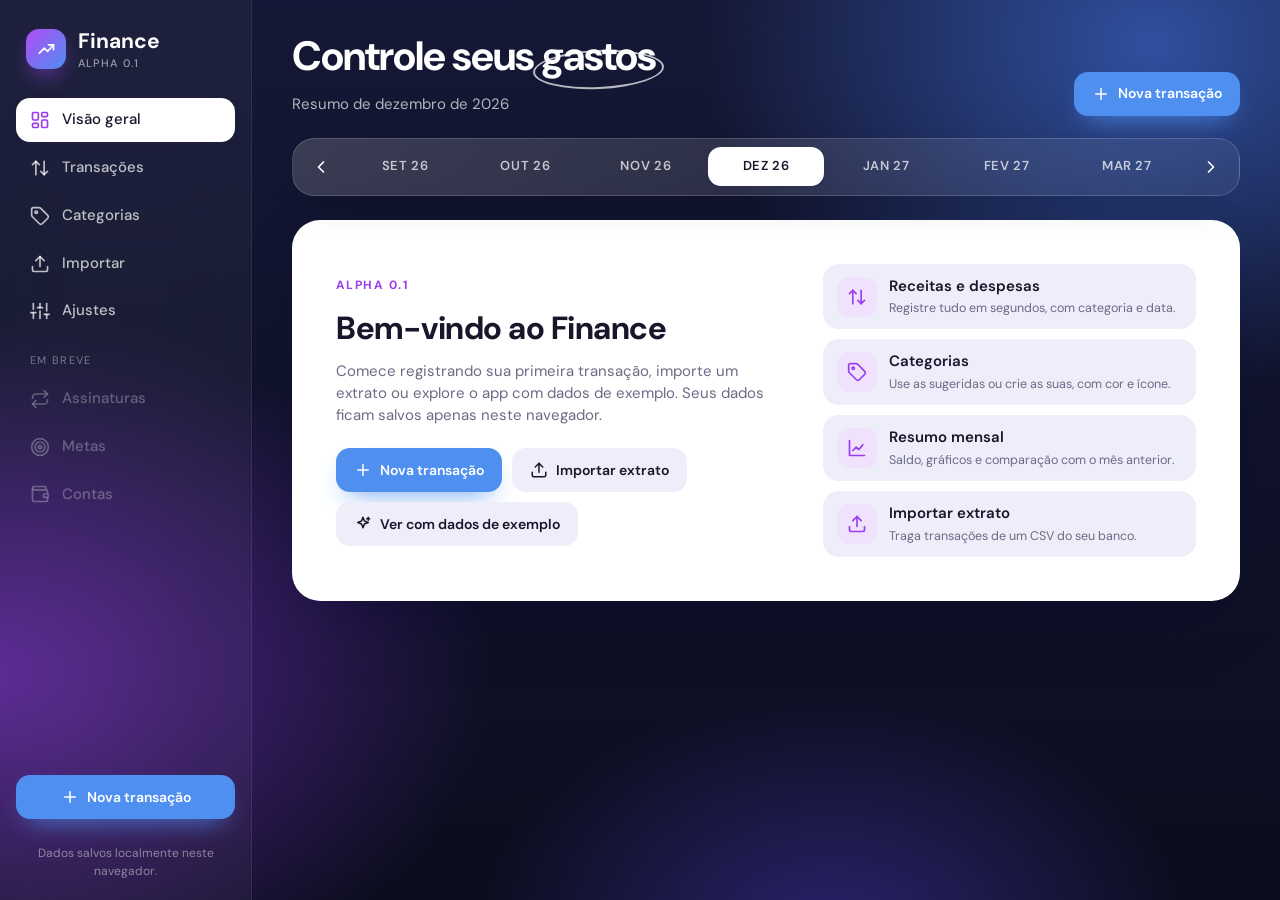
<file: alpha_0.1/index.html>
<!doctype html>
<html lang="pt-BR">
<head>
  <meta charset="utf-8">
  <meta name="viewport" content="width=device-width, initial-scale=1">
  <meta name="theme-color" content="#0f1129">
  <title>Finance · alpha 0.1</title>
  <link rel="icon" href="data:image/svg+xml,%3Csvg xmlns='http://www.w3.org/2000/svg' viewBox='0 0 32 32'%3E%3Cdefs%3E%3ClinearGradient id='g' x1='0' y1='0' x2='1' y2='1'%3E%3Cstop offset='0' stop-color='%23b04cf5'/%3E%3Cstop offset='1' stop-color='%234f8ff0'/%3E%3C/linearGradient%3E%3C/defs%3E%3Crect width='32' height='32' rx='9' fill='url(%23g)'/%3E%3Cpath d='M9 21l5-5 4 4 6-8' fill='none' stroke='white' stroke-width='3' stroke-linecap='round' stroke-linejoin='round'/%3E%3C/svg%3E">
  <link rel="preconnect" href="https://fonts.googleapis.com">
  <link rel="preconnect" href="https://fonts.gstatic.com" crossorigin>
  <link href="https://fonts.googleapis.com/css2?family=DM+Sans:opsz,wght@9..40,400;9..40,500;9..40,600;9..40,700&display=swap" rel="stylesheet">
  <link rel="stylesheet" href="css/styles.css">
</head>
<body>
  <div class="app">
    <aside class="sidebar" id="sidebar" aria-label="Navegação principal"></aside>
    <main class="main" id="view" tabindex="-1"></main>
  </div>

  <div id="modal-root"></div>
  <div id="toast-root" aria-live="polite"></div>

  <script type="module" src="js/app.js"></script>
</body>
</html>
</file>
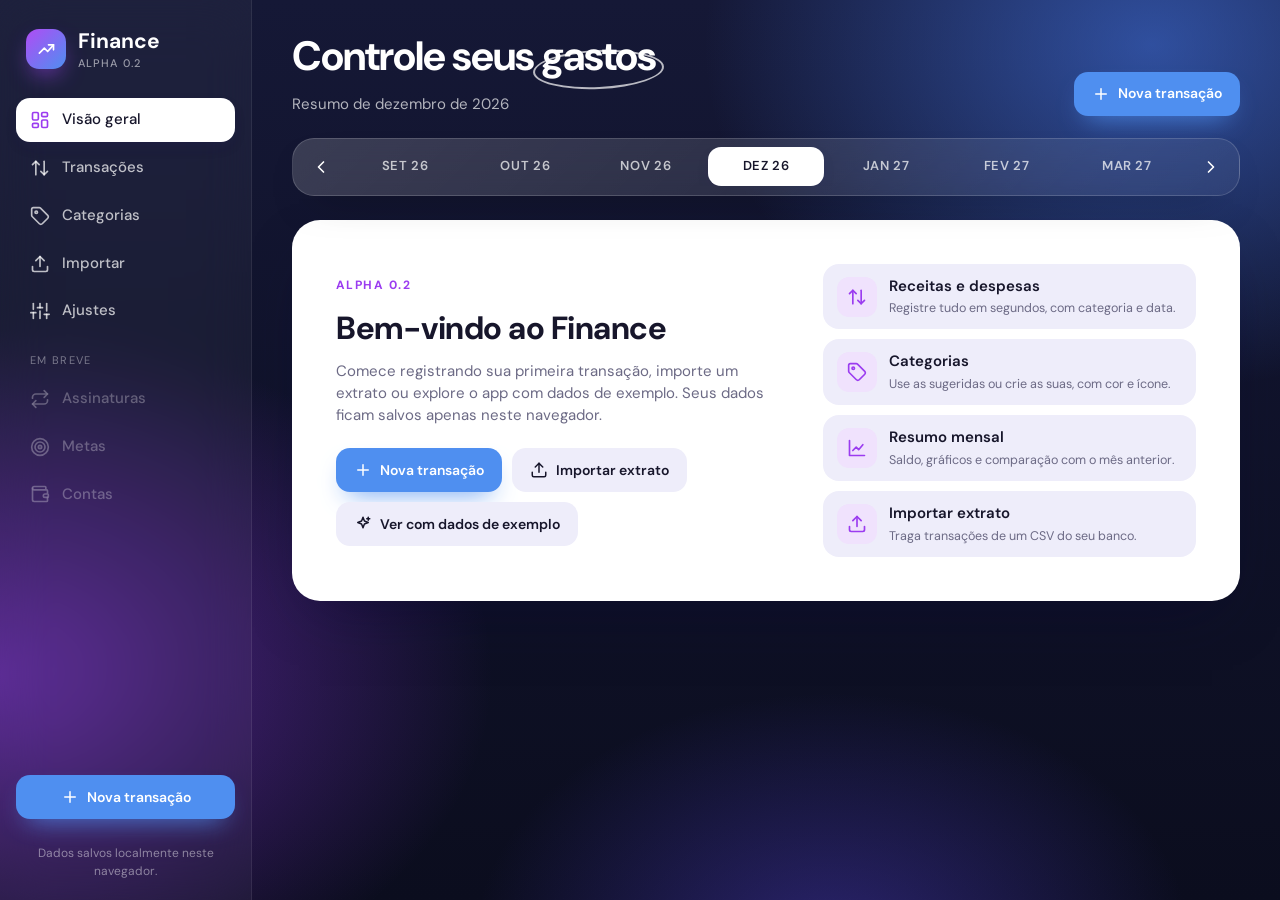
<file: alpha_0.2/index.html>
<!doctype html>
<html lang="pt-BR">
<head>
  <meta charset="utf-8">
  <meta name="viewport" content="width=device-width, initial-scale=1">
  <meta name="theme-color" content="#0f1129">
  <title>Finance · alpha 0.2</title>
  <link rel="icon" href="data:image/svg+xml,%3Csvg xmlns='http://www.w3.org/2000/svg' viewBox='0 0 32 32'%3E%3Cdefs%3E%3ClinearGradient id='g' x1='0' y1='0' x2='1' y2='1'%3E%3Cstop offset='0' stop-color='%23b04cf5'/%3E%3Cstop offset='1' stop-color='%234f8ff0'/%3E%3C/linearGradient%3E%3C/defs%3E%3Crect width='32' height='32' rx='9' fill='url(%23g)'/%3E%3Cpath d='M9 21l5-5 4 4 6-8' fill='none' stroke='white' stroke-width='3' stroke-linecap='round' stroke-linejoin='round'/%3E%3C/svg%3E">
  <link rel="preconnect" href="https://fonts.googleapis.com">
  <link rel="preconnect" href="https://fonts.gstatic.com" crossorigin>
  <link href="https://fonts.googleapis.com/css2?family=DM+Sans:opsz,wght@9..40,400;9..40,500;9..40,600;9..40,700&display=swap" rel="stylesheet">
  <link rel="stylesheet" href="css/styles.css">
</head>
<body>
  <div class="app">
    <aside class="sidebar" id="sidebar" aria-label="Navegação principal"></aside>
    <main class="main" id="view" tabindex="-1"></main>
  </div>

  <div id="modal-root"></div>
  <div id="toast-root" aria-live="polite"></div>

  <script type="module" src="js/app.js"></script>
</body>
</html>
</file>
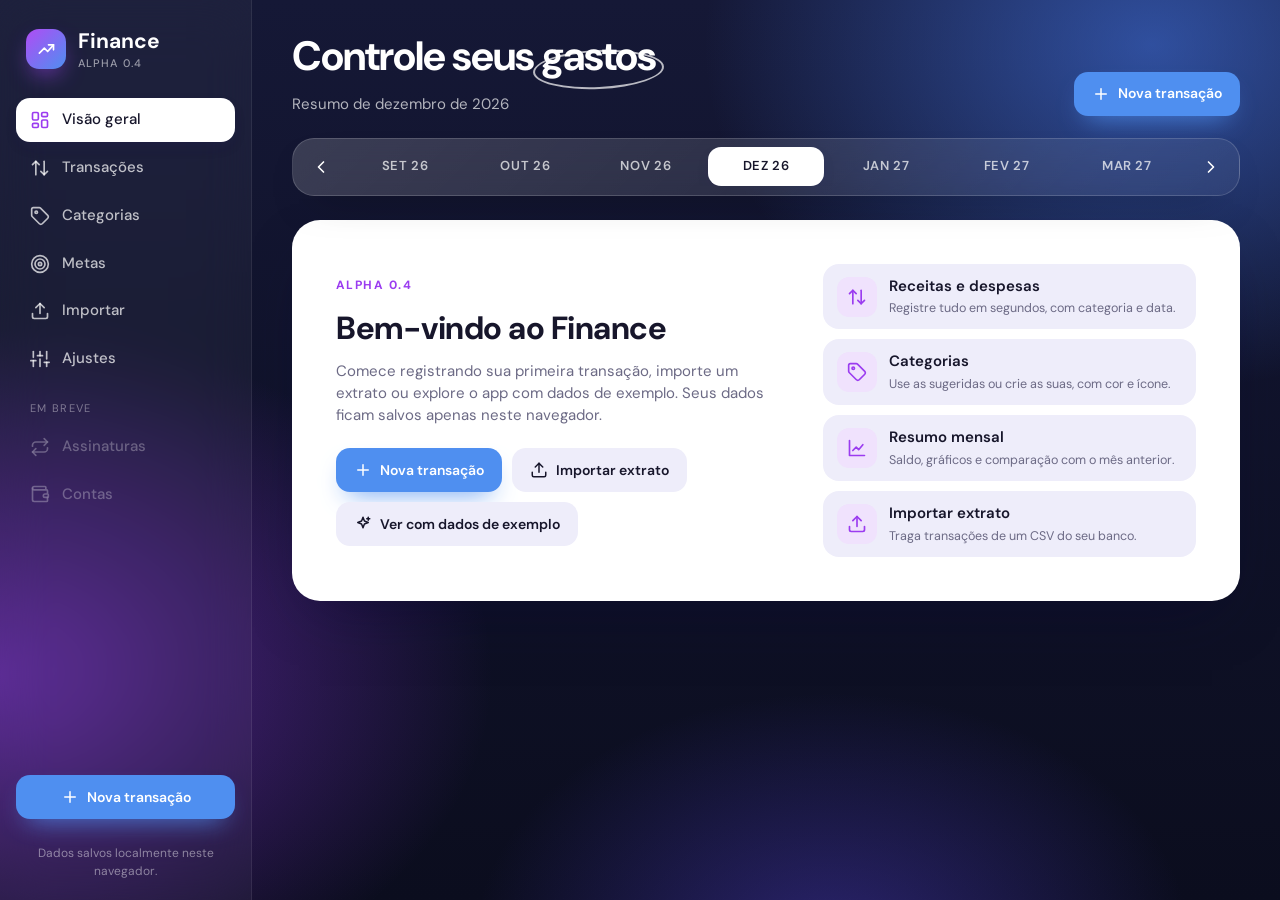
<file: alpha_0.4/index.html>
<!doctype html>
<html lang="pt-BR">
<head>
  <meta charset="utf-8">
  <meta name="viewport" content="width=device-width, initial-scale=1">
  <meta name="theme-color" content="#0f1129">
  <title>Finance · alpha 0.4</title>
  <link rel="icon" href="data:image/svg+xml,%3Csvg xmlns='http://www.w3.org/2000/svg' viewBox='0 0 32 32'%3E%3Cdefs%3E%3ClinearGradient id='g' x1='0' y1='0' x2='1' y2='1'%3E%3Cstop offset='0' stop-color='%23b04cf5'/%3E%3Cstop offset='1' stop-color='%234f8ff0'/%3E%3C/linearGradient%3E%3C/defs%3E%3Crect width='32' height='32' rx='9' fill='url(%23g)'/%3E%3Cpath d='M9 21l5-5 4 4 6-8' fill='none' stroke='white' stroke-width='3' stroke-linecap='round' stroke-linejoin='round'/%3E%3C/svg%3E">
  <link rel="preconnect" href="https://fonts.googleapis.com">
  <link rel="preconnect" href="https://fonts.gstatic.com" crossorigin>
  <link href="https://fonts.googleapis.com/css2?family=DM+Sans:opsz,wght@9..40,400;9..40,500;9..40,600;9..40,700&display=swap" rel="stylesheet">
  <link rel="stylesheet" href="css/styles.css">
</head>
<body>
  <div class="app">
    <aside class="sidebar" id="sidebar" aria-label="Navegação principal"></aside>
    <main class="main" id="view" tabindex="-1"></main>
  </div>

  <div id="modal-root"></div>
  <div id="toast-root" aria-live="polite"></div>

  <script type="module" src="js/app.js"></script>
</body>
</html>
</file>
<file: alpha_0.1/css/styles.css>
/* =========================================================
   Finance · alpha 0.1
   Visual: fundo escuro com brilhos roxo/azul, cartões brancos
   arredondados, linhas lavanda e detalhes em vidro (glass).
   ========================================================= */

:root {
  --bg: #0b0d1e;
  --card: #ffffff;
  --row: #eeedfa;
  --row-hover: #e4e2f7;
  --line: #e8e7f3;
  --text: #17162b;
  --muted: #6c6a85;
  --faint: #a19fb8;

  --primary: #9b3cf0;
  --blue: #4f8ff0;
  --blue-600: #3b7be3;
  --income: #2fb463;
  --expense: #ec4d6b;

  --radius-xl: 28px;
  --radius-lg: 20px;
  --radius-md: 16px;
  --radius-sm: 12px;

  --shadow: 0 24px 60px -28px rgba(10, 6, 50, 0.55);
  --shadow-sm: 0 6px 18px -8px rgba(40, 30, 110, 0.3);
  --sidebar-w: 252px;

  font-family: 'DM Sans', system-ui, -apple-system, 'Segoe UI', Roboto, sans-serif;
  color-scheme: light;
}

* { box-sizing: border-box; }
html, body { margin: 0; min-height: 100%; }
body {
  background: var(--bg);
  color: var(--text);
  font-size: 15px;
  line-height: 1.45;
  -webkit-font-smoothing: antialiased;
}
body::before {
  content: '';
  position: fixed;
  inset: 0;
  z-index: -1;
  background:
    radial-gradient(55% 55% at 0% 75%, rgba(150, 55, 240, 0.55), transparent 70%),
    radial-gradient(50% 55% at 90% 5%, rgba(70, 125, 245, 0.55), transparent 70%),
    radial-gradient(40% 40% at 65% 105%, rgba(90, 70, 230, 0.4), transparent 70%),
    linear-gradient(180deg, #151836 0%, #0b0d1e 100%);
}
body.modal-open { overflow: hidden; }

button, input, select, textarea { font: inherit; color: inherit; }
a { color: inherit; }
h1, h2, h3 { margin: 0; letter-spacing: -0.015em; }
.muted { color: var(--muted); margin: 0 0 18px; }
.pos { color: var(--income); }
.neg { color: var(--expense); }
:focus-visible { outline: 3px solid rgba(155, 60, 240, 0.55); outline-offset: 2px; }

/* ---------- Layout principal ---------- */

.app { display: flex; min-height: 100vh; }

.sidebar {
  position: sticky;
  top: 0;
  height: 100vh;
  width: var(--sidebar-w);
  flex: none;
  padding: 26px 16px 20px;
  display: flex;
  flex-direction: column;
  gap: 26px;
  color: #fff;
  background: rgba(255, 255, 255, 0.04);
  border-right: 1px solid rgba(255, 255, 255, 0.08);
  backdrop-filter: blur(24px);
  overflow-y: auto;
}

.brand { display: flex; align-items: center; gap: 12px; padding: 0 10px; text-decoration: none; font-weight: 700; font-size: 21px; }
.brand small { display: block; font-size: 11px; font-weight: 500; opacity: 0.55; letter-spacing: 0.1em; text-transform: uppercase; }
.brand-mark {
  width: 40px; height: 40px; border-radius: 13px; display: grid; place-items: center;
  background: linear-gradient(135deg, #b04cf5, #4f8ff0);
  box-shadow: 0 10px 24px -8px rgba(160, 70, 245, 0.85);
}

.nav { display: flex; flex-direction: column; gap: 4px; }
.nav a, .nav-soon {
  display: flex; align-items: center; gap: 12px;
  padding: 11px 14px; border-radius: 14px;
  color: rgba(255, 255, 255, 0.72); text-decoration: none; font-weight: 500;
  transition: background 0.15s, color 0.15s;
}
.nav a:hover { background: rgba(255, 255, 255, 0.08); color: #fff; }
.nav a.active { background: #fff; color: var(--text); box-shadow: var(--shadow-sm); }
.nav a.active .ico { color: var(--primary); }
.nav-label { font-size: 11px; letter-spacing: 0.12em; text-transform: uppercase; opacity: 0.4; padding: 16px 14px 4px; }
.nav-soon { opacity: 0.4; cursor: default; }
.sidebar-cta { margin-top: auto; width: 100%; }
.sidebar-foot { margin: 0; font-size: 12px; opacity: 0.45; padding: 0 10px; text-align: center; }

.main { flex: 1; min-width: 0; padding: 34px 40px 56px; outline: none; }
.main > * { max-width: 1480px; margin-left: auto; margin-right: auto; }

/* ---------- Cabeçalho das páginas ---------- */

.page-header {
  display: flex; align-items: flex-end; justify-content: space-between; gap: 20px; flex-wrap: wrap;
  color: #fff; margin-bottom: 22px;
}
.page-title { font-size: clamp(30px, 3.2vw, 44px); line-height: 1.12; font-weight: 700; letter-spacing: -0.025em; }
.page-sub { margin: 14px 0 0; color: rgba(255, 255, 255, 0.68); font-size: 15px; }
.page-sub::first-letter { text-transform: uppercase; }
.page-actions { display: flex; gap: 10px; flex-wrap: wrap; }

/* Elipse "desenhada" em volta de uma palavra, como nas referências */
.ring { position: relative; display: inline-block; white-space: nowrap; }
.ring::after {
  content: '';
  position: absolute;
  left: -7%; right: -7%; top: 34%; height: 76%;
  border: 2px solid rgba(255, 255, 255, 0.7);
  border-radius: 50%;
  transform: rotate(-2.5deg);
  pointer-events: none;
}

/* ---------- Faixa de meses (vidro) ---------- */

.month-strip {
  display: flex; align-items: center; gap: 6px;
  padding: 8px; margin-bottom: 24px;
  border-radius: 22px; color: #fff;
  background: linear-gradient(135deg, rgba(255, 255, 255, 0.17), rgba(255, 255, 255, 0.06));
  border: 1px solid rgba(255, 255, 255, 0.16);
  backdrop-filter: blur(18px);
  box-shadow: 0 18px 40px -24px rgba(0, 0, 0, 0.6);
}
.month-chips { display: flex; gap: 4px; flex: 1; overflow-x: auto; scrollbar-width: none; }
.month-chips::-webkit-scrollbar { display: none; }
.month-chip {
  flex: 1; min-width: 74px; border: 0; background: transparent; cursor: pointer;
  color: rgba(255, 255, 255, 0.72); font-size: 13px; font-weight: 600; letter-spacing: 0.05em; text-transform: uppercase;
  padding: 10px 8px; border-radius: 13px; transition: background 0.15s, color 0.15s;
}
.month-chip:hover { background: rgba(255, 255, 255, 0.1); color: #fff; }
.month-chip.active { background: #fff; color: var(--text); box-shadow: var(--shadow-sm); }
.month-strip .icon-btn { color: #fff; }
.month-strip .icon-btn:hover { background: rgba(255, 255, 255, 0.12); }
.today-btn {
  border: 1px solid rgba(255, 255, 255, 0.25); background: transparent; color: #fff; cursor: pointer;
  font-size: 13px; font-weight: 600; padding: 9px 14px; border-radius: 12px; white-space: nowrap;
}
.today-btn:hover { background: rgba(255, 255, 255, 0.12); }

/* ---------- Botões ---------- */

.btn {
  display: inline-flex; align-items: center; justify-content: center; gap: 8px;
  height: 44px; padding: 0 18px; border-radius: 14px; border: 0;
  font-weight: 600; font-size: 14px; cursor: pointer; white-space: nowrap; text-decoration: none;
  transition: background 0.15s, transform 0.1s, box-shadow 0.15s;
}
.btn:active { transform: translateY(1px); }
.btn:disabled { opacity: 0.5; cursor: not-allowed; }
.btn.sm { height: 36px; padding: 0 12px; font-size: 13px; border-radius: 11px; }
.btn-primary { background: var(--blue); color: #fff; box-shadow: 0 12px 26px -12px rgba(79, 143, 240, 0.95); }
.btn-primary:hover:not(:disabled) { background: var(--blue-600); }
.btn-glass { background: rgba(255, 255, 255, 0.12); color: #fff; border: 1px solid rgba(255, 255, 255, 0.2); backdrop-filter: blur(10px); }
.btn-glass:hover { background: rgba(255, 255, 255, 0.2); }
.btn-ghost { background: var(--row); color: var(--text); }
.btn-ghost:hover { background: var(--row-hover); }
.btn-danger { background: var(--expense); color: #fff; }
.btn-danger:hover { background: #d93a59; }
.btn-danger-ghost { background: #fdebef; color: var(--expense); }
.btn-danger-ghost:hover { background: #fbdbe2; }
.btn-row { display: flex; gap: 10px; flex-wrap: wrap; }

.icon-btn {
  width: 40px; height: 40px; flex: none; display: inline-grid; place-items: center;
  border-radius: 12px; border: 0; background: transparent; color: inherit; cursor: pointer;
  transition: background 0.15s, color 0.15s;
}
.icon-btn:hover { background: rgba(120, 115, 170, 0.14); }
.icon-btn.soft { background: #f3f2fa; color: var(--muted); border-radius: 50%; width: 44px; height: 44px; }
.icon-btn.danger:hover { color: var(--expense); background: #fdebef; }

.link { background: none; border: 0; padding: 0; cursor: pointer; color: var(--blue); font-weight: 600; text-decoration: none; font-size: 14px; }
.link:hover { text-decoration: underline; }

.chip {
  display: inline-flex; align-items: center; padding: 4px 10px; border-radius: 99px;
  background: var(--row); color: var(--muted); font-size: 12px; font-weight: 600;
}
.eyebrow { display: inline-block; font-size: 12px; font-weight: 700; letter-spacing: 0.12em; text-transform: uppercase; color: var(--primary); margin-bottom: 10px; }

/* ---------- Cartões ---------- */

.card { background: var(--card); border-radius: var(--radius-xl); padding: 24px; box-shadow: var(--shadow); min-width: 0; }
.card-head { display: flex; align-items: center; justify-content: space-between; gap: 12px; margin-bottom: 18px; }
.card-head h2 { font-size: 20px; font-weight: 700; }
.card-sub { margin: 4px 0 0; color: var(--muted); font-size: 13.5px; }

/* Linha lavanda (base das listas) */
.row {
  display: flex; align-items: center; gap: 12px;
  padding: 12px 14px; background: var(--row); border-radius: var(--radius-md);
}
.row-main { flex: 1; min-width: 0; display: grid; gap: 2px; }
.row-main strong { font-weight: 600; overflow: hidden; text-overflow: ellipsis; white-space: nowrap; }
.row-main small { color: var(--muted); font-size: 12.5px; overflow: hidden; text-overflow: ellipsis; white-space: nowrap; }
.top-line { display: flex; justify-content: space-between; gap: 10px; align-items: baseline; }
.top-line span { font-weight: 600; font-size: 14px; white-space: nowrap; }

.tx-icon {
  width: 40px; height: 40px; flex: none; border-radius: 12px; display: grid; place-items: center;
  color: var(--c); background: color-mix(in srgb, var(--c) 15%, white);
}
.tx-icon.lg { width: 54px; height: 54px; border-radius: 16px; }

.pct-pill {
  flex: none; min-width: 50px; height: 36px; padding: 0 8px; border-radius: 99px;
  display: grid; place-items: center; font-size: 13px; font-weight: 600;
  background: #fff; border: 1.5px solid var(--line);
}

.bar-track { display: block; height: 7px; border-radius: 99px; background: rgba(120, 110, 190, 0.14); overflow: hidden; margin: 5px 0 3px; }
.bar-fill { display: block; height: 100%; border-radius: inherit; background: var(--c); transition: width 0.3s; }

.empty-mini { display: grid; justify-items: center; gap: 10px; padding: 34px 16px; color: var(--faint); text-align: center; }
.empty-mini p { margin: 0; font-size: 14px; color: var(--muted); }

.notice {
  display: flex; align-items: center; gap: 10px; padding: 14px 16px; border-radius: var(--radius-md);
  background: #f4f0ff; color: #5a3fa8; font-weight: 500; font-size: 14px;
}

/* ---------- Transações (linhas) ---------- */

.tx-group + .tx-group { margin-top: 16px; }
.tx-day { display: flex; justify-content: space-between; align-items: baseline; padding: 2px 4px 8px; font-weight: 700; font-size: 14px; }
.tx-day small { color: var(--faint); font-weight: 500; margin-left: 6px; }
.tx-day > small { font-weight: 600; margin: 0; }
.tx-row {
  width: 100%; display: flex; align-items: center; gap: 12px; text-align: left;
  padding: 12px 14px; border: 0; border-radius: var(--radius-md); background: var(--row); cursor: pointer;
  transition: background 0.15s, transform 0.15s, box-shadow 0.15s;
}
.tx-row + .tx-row { margin-top: 8px; }
.tx-row:hover { background: var(--row-hover); transform: translateY(-1px); box-shadow: var(--shadow-sm); }
.tx-amount { font-weight: 700; white-space: nowrap; }
.tx-amount.income { color: var(--income); }
.tx-amount.expense { color: var(--expense); }

/* ---------- Visão geral ---------- */

.dash-grid {
  display: grid; gap: 22px;
  grid-template-columns: repeat(3, minmax(0, 1fr));
  grid-template-areas:
    'balance chart chart'
    'cats cats recent';
}
.balance-card { grid-area: balance; }
.chart-card { grid-area: chart; }
.categories-card { grid-area: cats; }
.recent-card { grid-area: recent; display: flex; flex-direction: column; }

.balance-value { font-size: clamp(32px, 3vw, 42px); font-weight: 700; letter-spacing: -0.03em; margin: -4px 0 18px; }
.stat-tiles { display: grid; grid-template-columns: 1fr 1fr; gap: 12px; }
.stat-tile { display: grid; gap: 6px; padding: 14px; border-radius: var(--radius-md); background: #fff; border: 1.5px solid var(--line); box-shadow: 0 6px 16px -12px rgba(40, 30, 110, 0.4); }
.stat-tile strong { font-size: 17px; white-space: nowrap; }
.stat-label { font-size: 13px; color: var(--muted); }
.stat-ico { width: 28px; height: 28px; border-radius: 8px; display: grid; place-items: center; border: 1.5px solid currentColor; }
.stat-ico.up { color: var(--income); }
.stat-ico.down { color: var(--expense); }
.insights { list-style: none; margin: 18px 0 0; padding: 0; display: grid; gap: 10px; }
.insights li { display: flex; justify-content: space-between; gap: 10px; padding-top: 10px; border-top: 1px solid var(--line); font-size: 14px; color: var(--muted); }
.insights strong:not(.pos):not(.neg) { color: var(--text); }

.legend { display: flex; gap: 16px; font-size: 13px; color: var(--muted); flex-wrap: wrap; }
.legend i { display: inline-block; width: 10px; height: 10px; border-radius: 3px; margin-right: 6px; background: var(--c); }

.bars { width: 100%; height: auto; display: block; overflow: visible; }
.bars .grid { stroke: #eceaf6; stroke-width: 1; }
.bars .axis { fill: var(--faint); font-size: 12px; font-family: inherit; }
.bars .axis.month { text-transform: uppercase; font-weight: 600; letter-spacing: 0.04em; }
.bars .axis.active { fill: var(--text); font-weight: 700; }
.bars .band { fill: transparent; transition: fill 0.15s; }
.bars .bar-group { cursor: pointer; }
.bars .bar-group:hover .band { fill: #f8f7fd; }
.bars .bar-group.active .band { fill: #f2effd; }
.bars .bar-inc { fill: var(--income); }
.bars .bar-exp { fill: var(--expense); }

.cats-body { display: grid; grid-template-columns: minmax(200px, 250px) minmax(0, 1fr); gap: 28px; align-items: center; }
.donut { position: relative; width: 100%; max-width: 250px; aspect-ratio: 1; margin: 0 auto; }
.donut svg { width: 100%; height: 100%; display: block; }
.donut-seg { transition: stroke-width 0.15s; }
.donut-seg:hover { stroke-width: 34; }
.donut-center { position: absolute; inset: 0; display: grid; place-content: center; text-align: center; pointer-events: none; }
.donut-center small { color: var(--muted); font-size: 13px; }
.donut-center strong { font-size: 19px; letter-spacing: -0.02em; }
.cat-list {
  list-style: none; margin: 0; padding: 2px; display: grid; gap: 10px;
  grid-template-columns: repeat(auto-fill, minmax(230px, 1fr)); max-height: 340px; overflow-y: auto; align-content: start;
}

.scroll-area { flex: 1; max-height: 380px; overflow-y: auto; margin: 0 -6px; padding: 0 6px; }

.onboarding { display: grid; grid-template-columns: minmax(0, 1.2fr) minmax(0, 1fr); gap: 40px; align-items: center; padding: 44px; }
.onboarding h2 { font-size: 32px; margin-bottom: 10px; }
.onboarding-actions { display: flex; gap: 10px; flex-wrap: wrap; margin-top: 22px; }
.feature-list { list-style: none; margin: 0; padding: 0; display: grid; gap: 10px; }
.feature-list .row-main small { white-space: normal; }

/* ---------- Tela de transações ---------- */

.tx-layout { display: grid; grid-template-columns: minmax(0, 1fr) 340px; gap: 22px; align-items: start; }
.tx-side { position: sticky; top: 24px; }
.toolbar { display: flex; gap: 10px; flex-wrap: wrap; align-items: center; margin-bottom: 20px; }
.search {
  flex: 1 1 260px; display: flex; align-items: center; gap: 10px; height: 44px; padding: 0 14px;
  border-radius: var(--radius-sm); background: var(--row); color: var(--muted);
}
.search input { flex: 1; min-width: 0; height: 100%; border: 0; background: transparent; outline: none; color: var(--text); }

.summary { list-style: none; margin: 0; padding: 0; display: grid; gap: 4px; }
.summary li { display: flex; justify-content: space-between; gap: 12px; padding: 10px 0; border-bottom: 1px solid var(--line); color: var(--muted); font-size: 14px; }
.summary li:last-child { border-bottom: 0; }
.summary strong:not(.pos):not(.neg) { color: var(--text); }
.summary .total strong { font-size: 18px; }
.side-title { font-size: 15px; margin: 18px 0 12px; }
.top-cats { list-style: none; margin: 0; padding: 0; display: grid; gap: 12px; }
.top-cats li { display: flex; align-items: center; gap: 12px; }
.top-cats .tx-icon { width: 36px; height: 36px; border-radius: 10px; }

/* ---------- Categorias ---------- */

.cat-columns { display: grid; grid-template-columns: repeat(2, minmax(0, 1fr)); gap: 22px; align-items: start; }
.cat-manage { list-style: none; margin: 0; padding: 0; display: grid; gap: 10px; }
.row-actions { display: flex; gap: 2px; color: var(--muted); }
.row-actions .icon-btn { width: 36px; height: 36px; }

/* ---------- Importação ---------- */

.import-layout { display: grid; grid-template-columns: minmax(0, 1.5fr) minmax(0, 1fr); gap: 22px; align-items: stretch; }
.dropzone {
  height: 100%; min-height: 340px; display: grid; place-content: center; justify-items: center; gap: 10px; text-align: center;
  padding: 40px 24px; border: 2px dashed #d3cff0; border-radius: var(--radius-lg); background: #faf9ff; cursor: pointer;
  transition: border-color 0.15s, background 0.15s;
}
.dropzone:hover, .dropzone.drag { border-color: var(--primary); background: #f5eeff; }
.dropzone h2 { font-size: 22px; }
.dropzone .muted { margin: 0; }
.big-ico {
  width: 76px; height: 76px; border-radius: 24px; display: grid; place-items: center; color: #fff; margin-bottom: 6px;
  background: linear-gradient(135deg, #b04cf5, #4f8ff0); box-shadow: 0 16px 30px -14px rgba(140, 70, 245, 0.9);
}
.steps { list-style: none; counter-reset: step; margin: 0 0 22px; padding: 0; display: grid; gap: 16px; }
.steps li { display: flex; gap: 14px; counter-increment: step; }
.steps li::before {
  content: counter(step); flex: none; width: 30px; height: 30px; border-radius: 50%; display: grid; place-items: center;
  background: #f2ecff; color: var(--primary); font-weight: 700; font-size: 14px;
}
.steps strong { display: block; }
.steps small { color: var(--muted); font-size: 13.5px; }

.mapping-layout { display: grid; grid-template-columns: 330px minmax(0, 1fr); gap: 22px; align-items: start; }
.file-pill { display: flex; align-items: center; gap: 10px; padding: 12px 14px; border-radius: var(--radius-md); background: var(--row); font-weight: 600; word-break: break-all; }
.file-pill .ico { color: var(--primary); flex: none; }
.mapping-layout .form { margin-top: 18px; }
.table-wrap { max-height: 560px; overflow: auto; border-radius: var(--radius-md); border: 1px solid var(--line); }
table.preview { width: 100%; border-collapse: collapse; font-size: 14px; }
.preview th {
  position: sticky; top: 0; z-index: 1; background: #f6f5fc; text-align: left; white-space: nowrap;
  font-size: 12px; font-weight: 700; letter-spacing: 0.05em; text-transform: uppercase; color: var(--muted); padding: 11px 12px;
}
.preview td { padding: 8px 12px; border-top: 1px solid var(--line); vertical-align: middle; }
.preview .num { text-align: right; }
.preview .nowrap { white-space: nowrap; }
.preview tr.dup td { opacity: 0.55; }
.preview input[type=checkbox] { width: 17px; height: 17px; accent-color: var(--primary); }
.badge { display: inline-block; margin-left: 8px; padding: 2px 8px; border-radius: 99px; font-size: 11px; font-weight: 700; background: #fff1d6; color: #9a6200; }
.total-line { margin-top: 14px; }

/* ---------- Configurações ---------- */

.settings-grid { display: grid; grid-template-columns: repeat(3, minmax(0, 1fr)); gap: 22px; align-items: start; }
.settings-grid .card-head .tx-icon { width: 38px; height: 38px; }
.danger-card { box-shadow: var(--shadow), inset 0 0 0 1.5px #fbd3dc; }
.about-card { grid-column: span 2; }
.roadmap { list-style: none; margin: 0; padding: 0; display: grid; grid-template-columns: repeat(auto-fill, minmax(220px, 1fr)); gap: 10px; }
.roadmap li { display: flex; align-items: center; gap: 10px; padding: 12px 14px; border-radius: var(--radius-md); background: var(--row); font-weight: 500; font-size: 14px; }
.roadmap .ico { color: var(--primary); }

/* ---------- Formulários ---------- */

.form { display: grid; grid-template-columns: minmax(0, 1fr); gap: 16px; min-width: 0; }
.form-cols { display: grid; grid-template-columns: minmax(0, 1fr) minmax(0, 1fr); gap: 24px; align-items: start; }
.form-cols > * { min-width: 0; }
.field { display: grid; gap: 7px; min-width: 0; }
.field label, .field-label { font-size: 13px; font-weight: 600; color: var(--muted); }
.opt { font-weight: 400; color: var(--faint); }
.field-row { display: grid; grid-template-columns: repeat(2, minmax(0, 1fr)); gap: 14px; }

.input, .select {
  width: 100%; height: 46px; padding: 0 14px; border-radius: var(--radius-sm);
  border: 1.5px solid var(--line); background: #fafafe; color: var(--text); outline: none;
  transition: border-color 0.15s, box-shadow 0.15s, background 0.15s;
}
textarea.input { height: auto; padding: 12px 14px; resize: vertical; }
.input:focus, .select:focus { border-color: var(--primary); box-shadow: 0 0 0 4px rgba(155, 60, 240, 0.12); background: #fff; }
.toolbar .select { width: auto; min-width: 200px; height: 44px; background: var(--row); border-color: transparent; }
.select.sm { height: 36px; padding: 0 10px; min-width: 150px; font-size: 13.5px; }

.amount-field { display: flex; align-items: center; gap: 10px; padding: 12px 18px; border-radius: 18px; background: var(--row); cursor: text; }
.amount-field span { font-size: 22px; font-weight: 600; color: var(--muted); }
.amount-field input { flex: 1; min-width: 0; border: 0; background: transparent; outline: none; font-size: 34px; font-weight: 700; letter-spacing: -0.02em; }

.segmented { display: inline-flex; gap: 2px; padding: 4px; border-radius: 14px; background: var(--row); }
.segmented button {
  display: inline-flex; align-items: center; justify-content: center; gap: 6px;
  border: 0; background: transparent; color: var(--muted); font-weight: 600; font-size: 14px;
  padding: 8px 16px; border-radius: 10px; cursor: pointer; transition: background 0.15s, color 0.15s;
}
.segmented button:hover:not(:disabled) { color: var(--text); }
.segmented button.active { background: #fff; color: var(--text); box-shadow: var(--shadow-sm); }
.segmented button:disabled:not(.active) { opacity: 0.45; cursor: not-allowed; }
.segmented button[data-type=expense].active { color: var(--expense); }
.segmented button[data-type=income].active { color: var(--income); }
.segmented.sm button { padding: 6px 12px; font-size: 13px; }
.segmented.full { display: flex; }
.segmented.full button { flex: 1; padding: 10px 14px; }

.cat-picker {
  display: grid; grid-template-columns: repeat(auto-fill, minmax(108px, 1fr)); gap: 8px;
  max-height: 382px; overflow-y: auto; padding: 2px;
}
.cat-option {
  display: flex; flex-direction: column; align-items: center; gap: 7px; padding: 12px 6px 10px;
  border-radius: 14px; border: 2px solid transparent; background: var(--row); cursor: pointer;
  font-size: 12.5px; font-weight: 600; text-align: center; transition: border-color 0.15s, background 0.15s;
}
.cat-option:hover { background: var(--row-hover); }
.cat-option.selected { border-color: var(--c); background: color-mix(in srgb, var(--c) 12%, white); }
.cat-option .tx-icon { width: 36px; height: 36px; border-radius: 11px; background: #fff; }

.cat-preview { display: flex; align-items: center; gap: 14px; padding: 14px; border-radius: var(--radius-md); background: var(--row); }
.cat-preview strong { display: block; font-size: 17px; }
.cat-preview small { color: var(--muted); }
.swatches { display: flex; flex-wrap: wrap; gap: 10px; }
.swatch { width: 32px; height: 32px; border-radius: 50%; border: 0; background: var(--c); cursor: pointer; box-shadow: 0 0 0 3px #fff, 0 0 0 4px transparent; transition: box-shadow 0.15s; }
.swatch.selected { box-shadow: 0 0 0 3px #fff, 0 0 0 5px var(--c); }
.icon-grid { display: grid; grid-template-columns: repeat(auto-fill, minmax(44px, 1fr)); gap: 6px; }
.icon-choice { height: 44px; display: grid; place-items: center; border: 2px solid transparent; border-radius: 12px; background: var(--row); color: var(--muted); cursor: pointer; }
.icon-choice:hover { color: var(--text); }
.icon-choice.selected { border-color: var(--c); color: var(--c); background: color-mix(in srgb, var(--c) 12%, white); }

.check { display: flex; align-items: center; gap: 10px; font-size: 14px; font-weight: 500; cursor: pointer; }
.check input { width: 18px; height: 18px; accent-color: var(--primary); }
.radio-card { display: flex; align-items: flex-start; gap: 10px; padding: 12px 14px; border-radius: var(--radius-md); background: var(--row); cursor: pointer; border: 2px solid transparent; }
.radio-card:has(input:checked) { border-color: var(--primary); background: #f5eeff; }
.radio-card input { margin-top: 3px; accent-color: var(--primary); }
.radio-card strong { display: block; font-size: 14px; color: var(--text); }
.radio-card small { color: var(--muted); font-size: 12.5px; font-weight: 400; }

.form-error { margin: 0; color: var(--expense); font-weight: 600; font-size: 14px; }

/* ---------- Modal ---------- */

.modal-backdrop {
  position: fixed; inset: 0; z-index: 50; display: grid; place-items: center; padding: 20px;
  background: rgba(8, 8, 26, 0.55); backdrop-filter: blur(6px); animation: fade-in 0.15s ease-out;
}
.modal-backdrop.closing { animation: fade-out 0.14s ease-in forwards; }
.modal {
  width: 100%; max-width: 520px; max-height: calc(100vh - 40px); overflow-y: auto;
  background: #fff; border-radius: var(--radius-xl); padding: 24px 26px 26px;
  box-shadow: 0 40px 90px -30px rgba(0, 0, 0, 0.7); animation: pop-in 0.18s ease-out;
}
.modal-sm { max-width: 420px; }
.modal-md { max-width: 560px; }
.modal-lg { max-width: 860px; }
.modal-head { display: flex; align-items: center; justify-content: space-between; margin-bottom: 18px; }
.modal-head h2 { font-size: 22px; }
.modal-head .icon-btn { color: var(--muted); }
.modal-actions { display: flex; align-items: center; gap: 10px; margin-top: 8px; flex-wrap: wrap; }
.spacer { flex: 1; }
.confirm-msg { margin: 0 0 20px; color: var(--muted); }

/* ---------- Toast ---------- */

#toast-root { position: fixed; right: 24px; bottom: 24px; z-index: 60; display: grid; gap: 10px; justify-items: end; }
.toast {
  display: flex; align-items: center; gap: 10px; padding: 12px 18px; border-radius: 14px;
  background: #1b1a33; color: #fff; font-weight: 500; font-size: 14px;
  box-shadow: 0 18px 40px -16px rgba(0, 0, 0, 0.7); animation: pop-in 0.2s ease-out; transition: opacity 0.25s, transform 0.25s;
}
.toast-success .ico { color: #4ade80; }
.toast-error .ico { color: #fb7185; }
.toast.out { opacity: 0; transform: translateY(8px); }

@keyframes fade-in { from { opacity: 0; } }
@keyframes fade-out { to { opacity: 0; } }
@keyframes pop-in { from { opacity: 0; transform: translateY(10px) scale(0.98); } }

@media (prefers-reduced-motion: reduce) {
  *, *::before, *::after { animation-duration: 0.01ms !important; transition-duration: 0.01ms !important; }
}

/* ---------- Responsivo ---------- */

@media (max-width: 1280px) {
  .settings-grid { grid-template-columns: repeat(2, minmax(0, 1fr)); }
}

@media (max-width: 1180px) {
  .dash-grid {
    grid-template-columns: repeat(2, minmax(0, 1fr));
    grid-template-areas: 'balance chart' 'cats cats' 'recent recent';
  }
  .tx-layout { grid-template-columns: minmax(0, 1fr); }
  .tx-side { position: static; order: -1; }
  .mapping-layout { grid-template-columns: minmax(0, 1fr); }
  .month-chip.d3 { display: none; }
}

/* Tablet/celular: o menu lateral vira barra inferior */
@media (max-width: 900px) {
  .app { flex-direction: column; }
  .sidebar {
    position: fixed; top: auto; bottom: 0; left: 0; right: 0; z-index: 40;
    width: auto; height: auto; padding: 8px 8px calc(8px + env(safe-area-inset-bottom));
    flex-direction: row; gap: 0; overflow: visible;
    background: rgba(16, 17, 40, 0.88); border-right: 0; border-top: 1px solid rgba(255, 255, 255, 0.1);
  }
  .brand, .nav-label, .nav-soon, .sidebar-foot, .sidebar-cta { display: none; }
  .nav { flex-direction: row; width: 100%; justify-content: space-around; gap: 2px; }
  .nav a { flex: 1; flex-direction: column; gap: 3px; padding: 8px 4px; font-size: 11px; text-align: center; border-radius: 12px; }
  .main { padding: 22px 16px 110px; }
  #toast-root { right: 16px; left: 16px; bottom: 96px; justify-items: center; }
  .cats-body, .import-layout, .cat-columns, .onboarding, .settings-grid { grid-template-columns: minmax(0, 1fr); }
  .about-card { grid-column: auto; }
  .onboarding { padding: 28px; }
}

@media (max-width: 680px) {
  .dash-grid { grid-template-columns: minmax(0, 1fr); grid-template-areas: 'balance' 'chart' 'cats' 'recent'; }
  .cat-list { grid-template-columns: minmax(0, 1fr); }
  .form-cols, .field-row { grid-template-columns: minmax(0, 1fr); }
  .page-actions { width: 100%; }
  .page-actions .btn { flex: 1; }
  .month-strip { margin-bottom: 18px; }
  .month-chip { min-width: 64px; font-size: 12px; }
  .month-chip.d2 { display: none; }
  .today-btn { display: none; }
  .card { padding: 20px; border-radius: 24px; }
  .modal { padding: 20px; border-radius: 24px; }
  .toolbar .select, .toolbar .segmented { flex: 1 1 100%; }
  .toolbar .segmented button { flex: 1; }
  .card-head { flex-wrap: wrap; }
}
</file>
<file: alpha_0.2/css/styles.css>
/* =========================================================
   Finance · alpha 0.1
   Visual: fundo escuro com brilhos roxo/azul, cartões brancos
   arredondados, linhas lavanda e detalhes em vidro (glass).
   ========================================================= */

:root {
  --bg: #0b0d1e;
  --card: #ffffff;
  --row: #eeedfa;
  --row-hover: #e4e2f7;
  --line: #e8e7f3;
  --text: #17162b;
  --muted: #6c6a85;
  --faint: #a19fb8;

  --primary: #9b3cf0;
  --blue: #4f8ff0;
  --blue-600: #3b7be3;
  --income: #2fb463;
  --expense: #ec4d6b;

  --radius-xl: 28px;
  --radius-lg: 20px;
  --radius-md: 16px;
  --radius-sm: 12px;

  --shadow: 0 24px 60px -28px rgba(10, 6, 50, 0.55);
  --shadow-sm: 0 6px 18px -8px rgba(40, 30, 110, 0.3);
  --sidebar-w: 252px;

  font-family: 'DM Sans', system-ui, -apple-system, 'Segoe UI', Roboto, sans-serif;
  color-scheme: light;
}

* { box-sizing: border-box; }
html, body { margin: 0; min-height: 100%; }
body {
  background: var(--bg);
  color: var(--text);
  font-size: 15px;
  line-height: 1.45;
  -webkit-font-smoothing: antialiased;
}
body::before {
  content: '';
  position: fixed;
  inset: 0;
  z-index: -1;
  background:
    radial-gradient(55% 55% at 0% 75%, rgba(150, 55, 240, 0.55), transparent 70%),
    radial-gradient(50% 55% at 90% 5%, rgba(70, 125, 245, 0.55), transparent 70%),
    radial-gradient(40% 40% at 65% 105%, rgba(90, 70, 230, 0.4), transparent 70%),
    linear-gradient(180deg, #151836 0%, #0b0d1e 100%);
}
body.modal-open { overflow: hidden; }

button, input, select, textarea { font: inherit; color: inherit; }
a { color: inherit; }
h1, h2, h3 { margin: 0; letter-spacing: -0.015em; }
.muted { color: var(--muted); margin: 0 0 18px; }
.pos { color: var(--income); }
.neg { color: var(--expense); }
:focus-visible { outline: 3px solid rgba(155, 60, 240, 0.55); outline-offset: 2px; }

/* ---------- Layout principal ---------- */

.app { display: flex; min-height: 100vh; }

.sidebar {
  position: sticky;
  top: 0;
  height: 100vh;
  width: var(--sidebar-w);
  flex: none;
  padding: 26px 16px 20px;
  display: flex;
  flex-direction: column;
  gap: 26px;
  color: #fff;
  background: rgba(255, 255, 255, 0.04);
  border-right: 1px solid rgba(255, 255, 255, 0.08);
  backdrop-filter: blur(24px);
  overflow-y: auto;
}

.brand { display: flex; align-items: center; gap: 12px; padding: 0 10px; text-decoration: none; font-weight: 700; font-size: 21px; }
.brand small { display: block; font-size: 11px; font-weight: 500; opacity: 0.55; letter-spacing: 0.1em; text-transform: uppercase; }
.brand-mark {
  width: 40px; height: 40px; border-radius: 13px; display: grid; place-items: center;
  background: linear-gradient(135deg, #b04cf5, #4f8ff0);
  box-shadow: 0 10px 24px -8px rgba(160, 70, 245, 0.85);
}

.nav { display: flex; flex-direction: column; gap: 4px; }
.nav a, .nav-soon {
  display: flex; align-items: center; gap: 12px;
  padding: 11px 14px; border-radius: 14px;
  color: rgba(255, 255, 255, 0.72); text-decoration: none; font-weight: 500;
  transition: background 0.15s, color 0.15s;
}
.nav a:hover { background: rgba(255, 255, 255, 0.08); color: #fff; }
.nav a.active { background: #fff; color: var(--text); box-shadow: var(--shadow-sm); }
.nav a.active .ico { color: var(--primary); }
.nav-label { font-size: 11px; letter-spacing: 0.12em; text-transform: uppercase; opacity: 0.4; padding: 16px 14px 4px; }
.nav-soon { opacity: 0.4; cursor: default; }
.sidebar-cta { margin-top: auto; width: 100%; }
.sidebar-foot { margin: 0; font-size: 12px; opacity: 0.45; padding: 0 10px; text-align: center; }

.main { flex: 1; min-width: 0; padding: 34px 40px 56px; outline: none; }
.main > * { max-width: 1480px; margin-left: auto; margin-right: auto; }

/* ---------- Cabeçalho das páginas ---------- */

.page-header {
  display: flex; align-items: flex-end; justify-content: space-between; gap: 20px; flex-wrap: wrap;
  color: #fff; margin-bottom: 22px;
}
.page-title { font-size: clamp(30px, 3.2vw, 44px); line-height: 1.12; font-weight: 700; letter-spacing: -0.025em; }
.page-sub { margin: 14px 0 0; color: rgba(255, 255, 255, 0.68); font-size: 15px; }
.page-sub::first-letter { text-transform: uppercase; }
.page-actions { display: flex; gap: 10px; flex-wrap: wrap; }

/* Elipse "desenhada" em volta de uma palavra, como nas referências */
.ring { position: relative; display: inline-block; white-space: nowrap; }
.ring::after {
  content: '';
  position: absolute;
  left: -7%; right: -7%; top: 34%; height: 76%;
  border: 2px solid rgba(255, 255, 255, 0.7);
  border-radius: 50%;
  transform: rotate(-2.5deg);
  pointer-events: none;
}

/* ---------- Faixa de meses (vidro) ---------- */

.month-strip {
  display: flex; align-items: center; gap: 6px;
  padding: 8px; margin-bottom: 24px;
  border-radius: 22px; color: #fff;
  background: linear-gradient(135deg, rgba(255, 255, 255, 0.17), rgba(255, 255, 255, 0.06));
  border: 1px solid rgba(255, 255, 255, 0.16);
  backdrop-filter: blur(18px);
  box-shadow: 0 18px 40px -24px rgba(0, 0, 0, 0.6);
}
.month-chips { display: flex; gap: 4px; flex: 1; overflow-x: auto; scrollbar-width: none; }
.month-chips::-webkit-scrollbar { display: none; }
.month-chip {
  flex: 1; min-width: 74px; border: 0; background: transparent; cursor: pointer;
  color: rgba(255, 255, 255, 0.72); font-size: 13px; font-weight: 600; letter-spacing: 0.05em; text-transform: uppercase;
  padding: 10px 8px; border-radius: 13px; transition: background 0.15s, color 0.15s;
}
.month-chip:hover { background: rgba(255, 255, 255, 0.1); color: #fff; }
.month-chip.active { background: #fff; color: var(--text); box-shadow: var(--shadow-sm); }
.month-strip .icon-btn { color: #fff; }
.month-strip .icon-btn:hover { background: rgba(255, 255, 255, 0.12); }
.today-btn {
  border: 1px solid rgba(255, 255, 255, 0.25); background: transparent; color: #fff; cursor: pointer;
  font-size: 13px; font-weight: 600; padding: 9px 14px; border-radius: 12px; white-space: nowrap;
}
.today-btn:hover { background: rgba(255, 255, 255, 0.12); }

/* ---------- Botões ---------- */

.btn {
  display: inline-flex; align-items: center; justify-content: center; gap: 8px;
  height: 44px; padding: 0 18px; border-radius: 14px; border: 0;
  font-weight: 600; font-size: 14px; cursor: pointer; white-space: nowrap; text-decoration: none;
  transition: background 0.15s, transform 0.1s, box-shadow 0.15s;
}
.btn:active { transform: translateY(1px); }
.btn:disabled { opacity: 0.5; cursor: not-allowed; }
.btn.sm { height: 36px; padding: 0 12px; font-size: 13px; border-radius: 11px; }
.btn-primary { background: var(--blue); color: #fff; box-shadow: 0 12px 26px -12px rgba(79, 143, 240, 0.95); }
.btn-primary:hover:not(:disabled) { background: var(--blue-600); }
.btn-glass { background: rgba(255, 255, 255, 0.12); color: #fff; border: 1px solid rgba(255, 255, 255, 0.2); backdrop-filter: blur(10px); }
.btn-glass:hover { background: rgba(255, 255, 255, 0.2); }
.btn-ghost { background: var(--row); color: var(--text); }
.btn-ghost:hover { background: var(--row-hover); }
.btn-danger { background: var(--expense); color: #fff; }
.btn-danger:hover { background: #d93a59; }
.btn-danger-ghost { background: #fdebef; color: var(--expense); }
.btn-danger-ghost:hover { background: #fbdbe2; }
.btn-row { display: flex; gap: 10px; flex-wrap: wrap; }

.icon-btn {
  width: 40px; height: 40px; flex: none; display: inline-grid; place-items: center;
  border-radius: 12px; border: 0; background: transparent; color: inherit; cursor: pointer;
  transition: background 0.15s, color 0.15s;
}
.icon-btn:hover { background: rgba(120, 115, 170, 0.14); }
.icon-btn.soft { background: #f3f2fa; color: var(--muted); border-radius: 50%; width: 44px; height: 44px; }
.icon-btn.danger:hover { color: var(--expense); background: #fdebef; }

.link { background: none; border: 0; padding: 0; cursor: pointer; color: var(--blue); font-weight: 600; text-decoration: none; font-size: 14px; }
.link:hover { text-decoration: underline; }

.chip {
  display: inline-flex; align-items: center; padding: 4px 10px; border-radius: 99px;
  background: var(--row); color: var(--muted); font-size: 12px; font-weight: 600;
}
.eyebrow { display: inline-block; font-size: 12px; font-weight: 700; letter-spacing: 0.12em; text-transform: uppercase; color: var(--primary); margin-bottom: 10px; }

/* ---------- Cartões ---------- */

.card { background: var(--card); border-radius: var(--radius-xl); padding: 24px; box-shadow: var(--shadow); min-width: 0; }
.card-head { display: flex; align-items: center; justify-content: space-between; gap: 12px; margin-bottom: 18px; }
.card-head h2 { font-size: 20px; font-weight: 700; }
.card-sub { margin: 4px 0 0; color: var(--muted); font-size: 13.5px; }

/* Linha lavanda (base das listas) */
.row {
  display: flex; align-items: center; gap: 12px;
  padding: 12px 14px; background: var(--row); border-radius: var(--radius-md);
}
.row-main { flex: 1; min-width: 0; display: grid; gap: 2px; }
.row-main strong { font-weight: 600; overflow: hidden; text-overflow: ellipsis; white-space: nowrap; }
.row-main small { color: var(--muted); font-size: 12.5px; overflow: hidden; text-overflow: ellipsis; white-space: nowrap; }
.top-line { display: flex; justify-content: space-between; gap: 10px; align-items: baseline; }
.top-line span { font-weight: 600; font-size: 14px; white-space: nowrap; }

.tx-icon {
  width: 40px; height: 40px; flex: none; border-radius: 12px; display: grid; place-items: center;
  color: var(--c); background: color-mix(in srgb, var(--c) 15%, white);
}
.tx-icon.lg { width: 54px; height: 54px; border-radius: 16px; }

.pct-pill {
  flex: none; min-width: 50px; height: 36px; padding: 0 8px; border-radius: 99px;
  display: grid; place-items: center; font-size: 13px; font-weight: 600;
  background: #fff; border: 1.5px solid var(--line);
}

.bar-track { display: block; height: 7px; border-radius: 99px; background: rgba(120, 110, 190, 0.14); overflow: hidden; margin: 5px 0 3px; }
.bar-fill { display: block; height: 100%; border-radius: inherit; background: var(--c); transition: width 0.3s; }

.empty-mini { display: grid; justify-items: center; gap: 10px; padding: 34px 16px; color: var(--faint); text-align: center; }
.empty-mini p { margin: 0; font-size: 14px; color: var(--muted); }

.notice {
  display: flex; align-items: center; gap: 10px; padding: 14px 16px; border-radius: var(--radius-md);
  background: #f4f0ff; color: #5a3fa8; font-weight: 500; font-size: 14px;
}

/* ---------- Transações (linhas) ---------- */

.tx-group + .tx-group { margin-top: 16px; }
.tx-day { display: flex; justify-content: space-between; align-items: baseline; padding: 2px 4px 8px; font-weight: 700; font-size: 14px; }
.tx-day small { color: var(--faint); font-weight: 500; margin-left: 6px; }
.tx-day > small { font-weight: 600; margin: 0; }
.tx-row {
  width: 100%; display: flex; align-items: center; gap: 12px; text-align: left;
  padding: 12px 14px; border: 0; border-radius: var(--radius-md); background: var(--row); cursor: pointer;
  transition: background 0.15s, transform 0.15s, box-shadow 0.15s;
}
.tx-row + .tx-row { margin-top: 8px; }
.tx-row:hover { background: var(--row-hover); transform: translateY(-1px); box-shadow: var(--shadow-sm); }
.tx-amount { font-weight: 700; white-space: nowrap; }
.tx-amount.income { color: var(--income); }
.tx-amount.expense { color: var(--expense); }

/* ---------- Visão geral ---------- */

.dash-grid {
  display: grid; gap: 22px;
  grid-template-columns: repeat(3, minmax(0, 1fr));
  grid-template-areas:
    'balance chart chart'
    'cats cats recent';
}
.balance-card { grid-area: balance; }
.chart-card { grid-area: chart; }
.categories-card { grid-area: cats; }
.recent-card { grid-area: recent; display: flex; flex-direction: column; }

.balance-value { font-size: clamp(32px, 3vw, 42px); font-weight: 700; letter-spacing: -0.03em; margin: -4px 0 18px; }
.stat-tiles { display: grid; grid-template-columns: 1fr 1fr; gap: 12px; }
.stat-tile { display: grid; gap: 6px; padding: 14px; border-radius: var(--radius-md); background: #fff; border: 1.5px solid var(--line); box-shadow: 0 6px 16px -12px rgba(40, 30, 110, 0.4); }
.stat-tile strong { font-size: 17px; white-space: nowrap; }
.stat-label { font-size: 13px; color: var(--muted); }
.stat-ico { width: 28px; height: 28px; border-radius: 8px; display: grid; place-items: center; border: 1.5px solid currentColor; }
.stat-ico.up { color: var(--income); }
.stat-ico.down { color: var(--expense); }
.insights { list-style: none; margin: 18px 0 0; padding: 0; display: grid; gap: 10px; }
.insights li { display: flex; justify-content: space-between; gap: 10px; padding-top: 10px; border-top: 1px solid var(--line); font-size: 14px; color: var(--muted); }
.insights strong:not(.pos):not(.neg) { color: var(--text); }

.legend { display: flex; gap: 16px; font-size: 13px; color: var(--muted); flex-wrap: wrap; }
.legend i { display: inline-block; width: 10px; height: 10px; border-radius: 3px; margin-right: 6px; background: var(--c); }

.bars { width: 100%; height: auto; display: block; overflow: visible; }
.bars .grid { stroke: #eceaf6; stroke-width: 1; }
.bars .axis { fill: var(--faint); font-size: 12px; font-family: inherit; }
.bars .axis.month { text-transform: uppercase; font-weight: 600; letter-spacing: 0.04em; }
.bars .axis.active { fill: var(--text); font-weight: 700; }
.bars .band { fill: transparent; transition: fill 0.15s; }
.bars .bar-group { cursor: pointer; }
.bars .bar-group:hover .band { fill: #f8f7fd; }
.bars .bar-group.active .band { fill: #f2effd; }
.bars .bar-inc { fill: var(--income); }
.bars .bar-exp { fill: var(--expense); }

.cats-body { display: grid; grid-template-columns: minmax(200px, 250px) minmax(0, 1fr); gap: 28px; align-items: center; }
.donut { position: relative; width: 100%; max-width: 250px; aspect-ratio: 1; margin: 0 auto; }
.donut svg { width: 100%; height: 100%; display: block; }
.donut-seg { transition: stroke-width 0.15s; }
.donut-seg:hover { stroke-width: 34; }
.donut-center { position: absolute; inset: 0; display: grid; place-content: center; text-align: center; pointer-events: none; }
.donut-center small { color: var(--muted); font-size: 13px; }
.donut-center strong { font-size: 19px; letter-spacing: -0.02em; }
.cat-list {
  list-style: none; margin: 0; padding: 2px; display: grid; gap: 10px;
  grid-template-columns: repeat(auto-fill, minmax(230px, 1fr)); max-height: 340px; overflow-y: auto; align-content: start;
}

.scroll-area { flex: 1; max-height: 380px; overflow-y: auto; margin: 0 -6px; padding: 0 6px; }

.onboarding { display: grid; grid-template-columns: minmax(0, 1.2fr) minmax(0, 1fr); gap: 40px; align-items: center; padding: 44px; }
.onboarding h2 { font-size: 32px; margin-bottom: 10px; }
.onboarding-actions { display: flex; gap: 10px; flex-wrap: wrap; margin-top: 22px; }
.feature-list { list-style: none; margin: 0; padding: 0; display: grid; gap: 10px; }
.feature-list .row-main small { white-space: normal; }

/* ---------- Tela de transações ---------- */

.tx-layout { display: grid; grid-template-columns: minmax(0, 1fr) 340px; gap: 22px; align-items: start; }
.tx-side { position: sticky; top: 24px; }
.toolbar { display: flex; gap: 10px; flex-wrap: wrap; align-items: center; margin-bottom: 20px; }
.search {
  flex: 1 1 260px; display: flex; align-items: center; gap: 10px; height: 44px; padding: 0 14px;
  border-radius: var(--radius-sm); background: var(--row); color: var(--muted);
}
.search input { flex: 1; min-width: 0; height: 100%; border: 0; background: transparent; outline: none; color: var(--text); }

.summary { list-style: none; margin: 0; padding: 0; display: grid; gap: 4px; }
.summary li { display: flex; justify-content: space-between; gap: 12px; padding: 10px 0; border-bottom: 1px solid var(--line); color: var(--muted); font-size: 14px; }
.summary li:last-child { border-bottom: 0; }
.summary strong:not(.pos):not(.neg) { color: var(--text); }
.summary .total strong { font-size: 18px; }
.side-title { font-size: 15px; margin: 18px 0 12px; }
.top-cats { list-style: none; margin: 0; padding: 0; display: grid; gap: 12px; }
.top-cats li { display: flex; align-items: center; gap: 12px; }
.top-cats .tx-icon { width: 36px; height: 36px; border-radius: 10px; }

/* ---------- Categorias ---------- */

.cat-columns { display: grid; grid-template-columns: repeat(2, minmax(0, 1fr)); gap: 22px; align-items: start; }
.cat-manage { list-style: none; margin: 0; padding: 0; display: grid; gap: 10px; }
.row-actions { display: flex; gap: 2px; color: var(--muted); }
.row-actions .icon-btn { width: 36px; height: 36px; }

/* ---------- Importação ---------- */

.import-layout { display: grid; grid-template-columns: minmax(0, 1.5fr) minmax(0, 1fr); gap: 22px; align-items: stretch; }
.dropzone {
  height: 100%; min-height: 340px; display: grid; place-content: center; justify-items: center; gap: 10px; text-align: center;
  padding: 40px 24px; border: 2px dashed #d3cff0; border-radius: var(--radius-lg); background: #faf9ff; cursor: pointer;
  transition: border-color 0.15s, background 0.15s;
}
.dropzone:hover, .dropzone.drag { border-color: var(--primary); background: #f5eeff; }
.dropzone h2 { font-size: 22px; }
.dropzone .muted { margin: 0; }
.big-ico {
  width: 76px; height: 76px; border-radius: 24px; display: grid; place-items: center; color: #fff; margin-bottom: 6px;
  background: linear-gradient(135deg, #b04cf5, #4f8ff0); box-shadow: 0 16px 30px -14px rgba(140, 70, 245, 0.9);
}
.steps { list-style: none; counter-reset: step; margin: 0 0 22px; padding: 0; display: grid; gap: 16px; }
.steps li { display: flex; gap: 14px; counter-increment: step; }
.steps li::before {
  content: counter(step); flex: none; width: 30px; height: 30px; border-radius: 50%; display: grid; place-items: center;
  background: #f2ecff; color: var(--primary); font-weight: 700; font-size: 14px;
}
.steps strong { display: block; }
.steps small { color: var(--muted); font-size: 13.5px; }

.mapping-layout { display: grid; grid-template-columns: 330px minmax(0, 1fr); gap: 22px; align-items: start; }
.file-pill { display: flex; align-items: center; gap: 10px; padding: 12px 14px; border-radius: var(--radius-md); background: var(--row); font-weight: 600; word-break: break-all; }
.file-pill .ico { color: var(--primary); flex: none; }
.mapping-layout .form { margin-top: 18px; }
.table-wrap { max-height: 560px; overflow: auto; border-radius: var(--radius-md); border: 1px solid var(--line); }
table.preview { width: 100%; border-collapse: collapse; font-size: 14px; }
.preview th {
  position: sticky; top: 0; z-index: 1; background: #f6f5fc; text-align: left; white-space: nowrap;
  font-size: 12px; font-weight: 700; letter-spacing: 0.05em; text-transform: uppercase; color: var(--muted); padding: 11px 12px;
}
.preview td { padding: 8px 12px; border-top: 1px solid var(--line); vertical-align: middle; }
.preview .num { text-align: right; }
.preview .nowrap { white-space: nowrap; }
.preview tr.dup td { opacity: 0.55; }
.preview input[type=checkbox] { width: 17px; height: 17px; accent-color: var(--primary); }
.badge { display: inline-block; margin-left: 8px; padding: 2px 8px; border-radius: 99px; font-size: 11px; font-weight: 700; background: #fff1d6; color: #9a6200; }
.total-line { margin-top: 14px; }

/* ---------- Configurações ---------- */

.settings-grid { display: grid; grid-template-columns: repeat(3, minmax(0, 1fr)); gap: 22px; align-items: start; }
.settings-grid .card-head .tx-icon { width: 38px; height: 38px; }
.danger-card { box-shadow: var(--shadow), inset 0 0 0 1.5px #fbd3dc; }
.about-card { grid-column: span 2; }
.roadmap { list-style: none; margin: 0; padding: 0; display: grid; grid-template-columns: repeat(auto-fill, minmax(220px, 1fr)); gap: 10px; }
.roadmap li { display: flex; align-items: center; gap: 10px; padding: 12px 14px; border-radius: var(--radius-md); background: var(--row); font-weight: 500; font-size: 14px; }
.roadmap .ico { color: var(--primary); }

/* ---------- Formulários ---------- */

.form { display: grid; grid-template-columns: minmax(0, 1fr); gap: 16px; min-width: 0; }
.form-cols { display: grid; grid-template-columns: minmax(0, 1fr) minmax(0, 1fr); gap: 24px; align-items: start; }
.form-cols > * { min-width: 0; }
.field { display: grid; gap: 7px; min-width: 0; }
.field label, .field-label { font-size: 13px; font-weight: 600; color: var(--muted); }
.opt { font-weight: 400; color: var(--faint); }
.field-row { display: grid; grid-template-columns: repeat(2, minmax(0, 1fr)); gap: 14px; }

.input, .select {
  width: 100%; height: 46px; padding: 0 14px; border-radius: var(--radius-sm);
  border: 1.5px solid var(--line); background: #fafafe; color: var(--text); outline: none;
  transition: border-color 0.15s, box-shadow 0.15s, background 0.15s;
}
textarea.input { height: auto; padding: 12px 14px; resize: vertical; }
.input:focus, .select:focus { border-color: var(--primary); box-shadow: 0 0 0 4px rgba(155, 60, 240, 0.12); background: #fff; }
.toolbar .select { width: auto; min-width: 200px; height: 44px; background: var(--row); border-color: transparent; }
.select.sm { height: 36px; padding: 0 10px; min-width: 150px; font-size: 13.5px; }

.amount-field { display: flex; align-items: center; gap: 10px; padding: 12px 18px; border-radius: 18px; background: var(--row); cursor: text; }
.amount-field span { font-size: 22px; font-weight: 600; color: var(--muted); }
.amount-field input { flex: 1; min-width: 0; border: 0; background: transparent; outline: none; font-size: 34px; font-weight: 700; letter-spacing: -0.02em; }

.segmented { display: inline-flex; gap: 2px; padding: 4px; border-radius: 14px; background: var(--row); }
.segmented button {
  display: inline-flex; align-items: center; justify-content: center; gap: 6px;
  border: 0; background: transparent; color: var(--muted); font-weight: 600; font-size: 14px;
  padding: 8px 16px; border-radius: 10px; cursor: pointer; transition: background 0.15s, color 0.15s;
}
.segmented button:hover:not(:disabled) { color: var(--text); }
.segmented button.active { background: #fff; color: var(--text); box-shadow: var(--shadow-sm); }
.segmented button:disabled:not(.active) { opacity: 0.45; cursor: not-allowed; }
.segmented button[data-type=expense].active { color: var(--expense); }
.segmented button[data-type=income].active { color: var(--income); }
.segmented.sm button { padding: 6px 12px; font-size: 13px; }
.segmented.full { display: flex; }
.segmented.full button { flex: 1; padding: 10px 14px; }

.cat-picker {
  display: grid; grid-template-columns: repeat(auto-fill, minmax(108px, 1fr)); gap: 8px;
  max-height: 382px; overflow-y: auto; padding: 2px;
}
.cat-option {
  display: flex; flex-direction: column; align-items: center; gap: 7px; padding: 12px 6px 10px;
  border-radius: 14px; border: 2px solid transparent; background: var(--row); cursor: pointer;
  font-size: 12.5px; font-weight: 600; text-align: center; transition: border-color 0.15s, background 0.15s;
}
.cat-option:hover { background: var(--row-hover); }
.cat-option.selected { border-color: var(--c); background: color-mix(in srgb, var(--c) 12%, white); }
.cat-option .tx-icon { width: 36px; height: 36px; border-radius: 11px; background: #fff; }
.cat-option.cat-add { background: transparent; border: 2px dashed #d3cff0; color: var(--muted); --c: var(--primary); }
.cat-option.cat-add:hover { border-color: var(--primary); background: #f5eeff; color: var(--text); }

.cat-preview { display: flex; align-items: center; gap: 14px; padding: 14px; border-radius: var(--radius-md); background: var(--row); }
.cat-preview strong { display: block; font-size: 17px; }
.cat-preview small { color: var(--muted); }
.swatches { display: flex; flex-wrap: wrap; gap: 10px; }
.swatch { width: 32px; height: 32px; border-radius: 50%; border: 0; background: var(--c); cursor: pointer; box-shadow: 0 0 0 3px #fff, 0 0 0 4px transparent; transition: box-shadow 0.15s; }
.swatch.selected { box-shadow: 0 0 0 3px #fff, 0 0 0 5px var(--c); }
.icon-grid { display: grid; grid-template-columns: repeat(auto-fill, minmax(44px, 1fr)); gap: 6px; }
.icon-choice { height: 44px; display: grid; place-items: center; border: 2px solid transparent; border-radius: 12px; background: var(--row); color: var(--muted); cursor: pointer; }
.icon-choice:hover { color: var(--text); }
.icon-choice.selected { border-color: var(--c); color: var(--c); background: color-mix(in srgb, var(--c) 12%, white); }

.check { display: flex; align-items: center; gap: 10px; font-size: 14px; font-weight: 500; cursor: pointer; }
.check input { width: 18px; height: 18px; accent-color: var(--primary); }
.radio-card { display: flex; align-items: flex-start; gap: 10px; padding: 12px 14px; border-radius: var(--radius-md); background: var(--row); cursor: pointer; border: 2px solid transparent; }
.radio-card:has(input:checked) { border-color: var(--primary); background: #f5eeff; }
.radio-card input { margin-top: 3px; accent-color: var(--primary); }
.radio-card strong { display: block; font-size: 14px; color: var(--text); }
.radio-card small { color: var(--muted); font-size: 12.5px; font-weight: 400; }

.form-error { margin: 0; color: var(--expense); font-weight: 600; font-size: 14px; }

/* ---------- Modal ---------- */

.modal-backdrop {
  position: fixed; inset: 0; z-index: 50; display: grid; place-items: center; padding: 20px;
  background: rgba(8, 8, 26, 0.55); backdrop-filter: blur(6px); animation: fade-in 0.15s ease-out;
}
.modal-backdrop.closing { animation: fade-out 0.14s ease-in forwards; }
.modal {
  width: 100%; max-width: 520px; max-height: calc(100vh - 40px); overflow-y: auto;
  background: #fff; border-radius: var(--radius-xl); padding: 24px 26px 26px;
  box-shadow: 0 40px 90px -30px rgba(0, 0, 0, 0.7); animation: pop-in 0.18s ease-out;
}
.modal-sm { max-width: 420px; }
.modal-md { max-width: 560px; }
.modal-lg { max-width: 860px; }
.modal-head { display: flex; align-items: center; justify-content: space-between; margin-bottom: 18px; }
.modal-head h2 { font-size: 22px; }
.modal-head .icon-btn { color: var(--muted); }
.modal-actions { display: flex; align-items: center; gap: 10px; margin-top: 8px; flex-wrap: wrap; }
.spacer { flex: 1; }
.confirm-msg { margin: 0 0 20px; color: var(--muted); }

/* ---------- Toast ---------- */

#toast-root { position: fixed; right: 24px; bottom: 24px; z-index: 60; display: grid; gap: 10px; justify-items: end; }
.toast {
  display: flex; align-items: center; gap: 10px; padding: 12px 18px; border-radius: 14px;
  background: #1b1a33; color: #fff; font-weight: 500; font-size: 14px;
  box-shadow: 0 18px 40px -16px rgba(0, 0, 0, 0.7); animation: pop-in 0.2s ease-out; transition: opacity 0.25s, transform 0.25s;
}
.toast-success .ico { color: #4ade80; }
.toast-error .ico { color: #fb7185; }
.toast.out { opacity: 0; transform: translateY(8px); }

@keyframes fade-in { from { opacity: 0; } }
@keyframes fade-out { to { opacity: 0; } }
@keyframes pop-in { from { opacity: 0; transform: translateY(10px) scale(0.98); } }

@media (prefers-reduced-motion: reduce) {
  *, *::before, *::after { animation-duration: 0.01ms !important; transition-duration: 0.01ms !important; }
}

/* ---------- Responsivo ---------- */

@media (max-width: 1280px) {
  .settings-grid { grid-template-columns: repeat(2, minmax(0, 1fr)); }
}

@media (max-width: 1180px) {
  .dash-grid {
    grid-template-columns: repeat(2, minmax(0, 1fr));
    grid-template-areas: 'balance chart' 'cats cats' 'recent recent';
  }
  .tx-layout { grid-template-columns: minmax(0, 1fr); }
  .tx-side { position: static; order: -1; }
  .mapping-layout { grid-template-columns: minmax(0, 1fr); }
  .month-chip.d3 { display: none; }
}

/* Tablet/celular: o menu lateral vira barra inferior */
@media (max-width: 900px) {
  .app { flex-direction: column; }
  .sidebar {
    position: fixed; top: auto; bottom: 0; left: 0; right: 0; z-index: 40;
    width: auto; height: auto; padding: 8px 8px calc(8px + env(safe-area-inset-bottom));
    flex-direction: row; gap: 0; overflow: visible;
    background: rgba(16, 17, 40, 0.88); border-right: 0; border-top: 1px solid rgba(255, 255, 255, 0.1);
  }
  .brand, .nav-label, .nav-soon, .sidebar-foot, .sidebar-cta { display: none; }
  .nav { flex-direction: row; width: 100%; justify-content: space-around; gap: 2px; }
  .nav a { flex: 1; flex-direction: column; gap: 3px; padding: 8px 4px; font-size: 11px; text-align: center; border-radius: 12px; }
  .main { padding: 22px 16px 110px; }
  #toast-root { right: 16px; left: 16px; bottom: 96px; justify-items: center; }
  .cats-body, .import-layout, .cat-columns, .onboarding, .settings-grid { grid-template-columns: minmax(0, 1fr); }
  .about-card { grid-column: auto; }
  .onboarding { padding: 28px; }
}

@media (max-width: 680px) {
  .dash-grid { grid-template-columns: minmax(0, 1fr); grid-template-areas: 'balance' 'chart' 'cats' 'recent'; }
  .cat-list { grid-template-columns: minmax(0, 1fr); }
  .form-cols, .field-row { grid-template-columns: minmax(0, 1fr); }
  .page-actions { width: 100%; }
  .page-actions .btn { flex: 1; }
  .month-strip { margin-bottom: 18px; }
  .month-chip { min-width: 64px; font-size: 12px; }
  .month-chip.d2 { display: none; }
  .today-btn { display: none; }
  .card { padding: 20px; border-radius: 24px; }
  .modal { padding: 20px; border-radius: 24px; }
  .toolbar .select, .toolbar .segmented { flex: 1 1 100%; }
  .toolbar .segmented button { flex: 1; }
  .card-head { flex-wrap: wrap; }
}
</file>
<file: alpha_0.4/css/styles.css>
/* =========================================================
   Finance · alpha 0.1
   Visual: fundo escuro com brilhos roxo/azul, cartões brancos
   arredondados, linhas lavanda e detalhes em vidro (glass).
   ========================================================= */

:root {
  --bg: #0b0d1e;
  --card: #ffffff;
  --row: #eeedfa;
  --row-hover: #e4e2f7;
  --line: #e8e7f3;
  --text: #17162b;
  --muted: #6c6a85;
  --faint: #a19fb8;

  --primary: #9b3cf0;
  --blue: #4f8ff0;
  --blue-600: #3b7be3;
  --income: #2fb463;
  --expense: #ec4d6b;

  --radius-xl: 28px;
  --radius-lg: 20px;
  --radius-md: 16px;
  --radius-sm: 12px;

  --shadow: 0 24px 60px -28px rgba(10, 6, 50, 0.55);
  --shadow-sm: 0 6px 18px -8px rgba(40, 30, 110, 0.3);
  --sidebar-w: 252px;

  font-family: 'DM Sans', system-ui, -apple-system, 'Segoe UI', Roboto, sans-serif;
  color-scheme: light;
}

* { box-sizing: border-box; }
html, body { margin: 0; min-height: 100%; }
body {
  background: var(--bg);
  color: var(--text);
  font-size: 15px;
  line-height: 1.45;
  -webkit-font-smoothing: antialiased;
}
body::before {
  content: '';
  position: fixed;
  inset: 0;
  z-index: -1;
  background:
    radial-gradient(55% 55% at 0% 75%, rgba(150, 55, 240, 0.55), transparent 70%),
    radial-gradient(50% 55% at 90% 5%, rgba(70, 125, 245, 0.55), transparent 70%),
    radial-gradient(40% 40% at 65% 105%, rgba(90, 70, 230, 0.4), transparent 70%),
    linear-gradient(180deg, #151836 0%, #0b0d1e 100%);
}
body.modal-open { overflow: hidden; }
[hidden] { display: none !important; }

button, input, select, textarea { font: inherit; color: inherit; }
a { color: inherit; }
h1, h2, h3 { margin: 0; letter-spacing: -0.015em; }
.muted { color: var(--muted); margin: 0 0 18px; }
.pos { color: var(--income); }
.neg { color: var(--expense); }
:focus-visible { outline: 3px solid rgba(155, 60, 240, 0.55); outline-offset: 2px; }

/* ---------- Layout principal ---------- */

.app { display: flex; min-height: 100vh; }

.sidebar {
  position: sticky;
  top: 0;
  height: 100vh;
  width: var(--sidebar-w);
  flex: none;
  padding: 26px 16px 20px;
  display: flex;
  flex-direction: column;
  gap: 26px;
  color: #fff;
  background: rgba(255, 255, 255, 0.04);
  border-right: 1px solid rgba(255, 255, 255, 0.08);
  backdrop-filter: blur(24px);
  overflow-y: auto;
}

.brand { display: flex; align-items: center; gap: 12px; padding: 0 10px; text-decoration: none; font-weight: 700; font-size: 21px; }
.brand small { display: block; font-size: 11px; font-weight: 500; opacity: 0.55; letter-spacing: 0.1em; text-transform: uppercase; }
.brand-mark {
  width: 40px; height: 40px; border-radius: 13px; display: grid; place-items: center;
  background: linear-gradient(135deg, #b04cf5, #4f8ff0);
  box-shadow: 0 10px 24px -8px rgba(160, 70, 245, 0.85);
}

.nav { display: flex; flex-direction: column; gap: 4px; }
.nav a, .nav-soon {
  display: flex; align-items: center; gap: 12px;
  padding: 11px 14px; border-radius: 14px;
  color: rgba(255, 255, 255, 0.72); text-decoration: none; font-weight: 500;
  transition: background 0.15s, color 0.15s;
}
.nav a:hover { background: rgba(255, 255, 255, 0.08); color: #fff; }
.nav a.active { background: #fff; color: var(--text); box-shadow: var(--shadow-sm); }
.nav a.active .ico { color: var(--primary); }
.nav-label { font-size: 11px; letter-spacing: 0.12em; text-transform: uppercase; opacity: 0.4; padding: 16px 14px 4px; }
.nav-soon { opacity: 0.4; cursor: default; }
.sidebar-cta { margin-top: auto; width: 100%; }
.sidebar-foot { margin: 0; font-size: 12px; opacity: 0.45; padding: 0 10px; text-align: center; }

.main { flex: 1; min-width: 0; padding: 34px 40px 56px; outline: none; }
.main > * { max-width: 1480px; margin-left: auto; margin-right: auto; }

/* ---------- Cabeçalho das páginas ---------- */

.page-header {
  display: flex; align-items: flex-end; justify-content: space-between; gap: 20px; flex-wrap: wrap;
  color: #fff; margin-bottom: 22px;
}
.page-title { font-size: clamp(30px, 3.2vw, 44px); line-height: 1.12; font-weight: 700; letter-spacing: -0.025em; }
.page-sub { margin: 14px 0 0; color: rgba(255, 255, 255, 0.68); font-size: 15px; }
.page-sub::first-letter { text-transform: uppercase; }
.page-actions { display: flex; gap: 10px; flex-wrap: wrap; }

/* Elipse "desenhada" em volta de uma palavra, como nas referências */
.ring { position: relative; display: inline-block; white-space: nowrap; }
.ring::after {
  content: '';
  position: absolute;
  left: -7%; right: -7%; top: 34%; height: 76%;
  border: 2px solid rgba(255, 255, 255, 0.7);
  border-radius: 50%;
  transform: rotate(-2.5deg);
  pointer-events: none;
}

/* ---------- Faixa de meses (vidro) ---------- */

.month-strip {
  display: flex; align-items: center; gap: 6px;
  padding: 8px; margin-bottom: 24px;
  border-radius: 22px; color: #fff;
  background: linear-gradient(135deg, rgba(255, 255, 255, 0.17), rgba(255, 255, 255, 0.06));
  border: 1px solid rgba(255, 255, 255, 0.16);
  backdrop-filter: blur(18px);
  box-shadow: 0 18px 40px -24px rgba(0, 0, 0, 0.6);
}
.month-chips { display: flex; gap: 4px; flex: 1; overflow-x: auto; scrollbar-width: none; }
.month-chips::-webkit-scrollbar { display: none; }
.month-chip {
  flex: 1; min-width: 74px; border: 0; background: transparent; cursor: pointer;
  color: rgba(255, 255, 255, 0.72); font-size: 13px; font-weight: 600; letter-spacing: 0.05em; text-transform: uppercase;
  padding: 10px 8px; border-radius: 13px; transition: background 0.15s, color 0.15s;
}
.month-chip:hover { background: rgba(255, 255, 255, 0.1); color: #fff; }
.month-chip.active { background: #fff; color: var(--text); box-shadow: var(--shadow-sm); }
.month-strip .icon-btn { color: #fff; }
.month-strip .icon-btn:hover { background: rgba(255, 255, 255, 0.12); }
.today-btn {
  border: 1px solid rgba(255, 255, 255, 0.25); background: transparent; color: #fff; cursor: pointer;
  font-size: 13px; font-weight: 600; padding: 9px 14px; border-radius: 12px; white-space: nowrap;
}
.today-btn:hover { background: rgba(255, 255, 255, 0.12); }

/* ---------- Botões ---------- */

.btn {
  display: inline-flex; align-items: center; justify-content: center; gap: 8px;
  height: 44px; padding: 0 18px; border-radius: 14px; border: 0;
  font-weight: 600; font-size: 14px; cursor: pointer; white-space: nowrap; text-decoration: none;
  transition: background 0.15s, transform 0.1s, box-shadow 0.15s;
}
.btn:active { transform: translateY(1px); }
.btn:disabled { opacity: 0.5; cursor: not-allowed; }
.btn.sm { height: 36px; padding: 0 12px; font-size: 13px; border-radius: 11px; }
.btn-primary { background: var(--blue); color: #fff; box-shadow: 0 12px 26px -12px rgba(79, 143, 240, 0.95); }
.btn-primary:hover:not(:disabled) { background: var(--blue-600); }
.btn-glass { background: rgba(255, 255, 255, 0.12); color: #fff; border: 1px solid rgba(255, 255, 255, 0.2); backdrop-filter: blur(10px); }
.btn-glass:hover { background: rgba(255, 255, 255, 0.2); }
.btn-ghost { background: var(--row); color: var(--text); }
.btn-ghost:hover { background: var(--row-hover); }
.btn-danger { background: var(--expense); color: #fff; }
.btn-danger:hover { background: #d93a59; }
.btn-danger-ghost { background: #fdebef; color: var(--expense); }
.btn-danger-ghost:hover { background: #fbdbe2; }
.btn-row { display: flex; gap: 10px; flex-wrap: wrap; }

.icon-btn {
  width: 40px; height: 40px; flex: none; display: inline-grid; place-items: center;
  border-radius: 12px; border: 0; background: transparent; color: inherit; cursor: pointer;
  transition: background 0.15s, color 0.15s;
}
.icon-btn:hover { background: rgba(120, 115, 170, 0.14); }
.icon-btn.soft { background: #f3f2fa; color: var(--muted); border-radius: 50%; width: 44px; height: 44px; }
.icon-btn.danger:hover { color: var(--expense); background: #fdebef; }

.link { background: none; border: 0; padding: 0; cursor: pointer; color: var(--blue); font-weight: 600; text-decoration: none; font-size: 14px; }
.link:hover { text-decoration: underline; }

.chip {
  display: inline-flex; align-items: center; padding: 4px 10px; border-radius: 99px;
  background: var(--row); color: var(--muted); font-size: 12px; font-weight: 600;
}
.eyebrow { display: inline-block; font-size: 12px; font-weight: 700; letter-spacing: 0.12em; text-transform: uppercase; color: var(--primary); margin-bottom: 10px; }

/* ---------- Cartões ---------- */

.card { background: var(--card); border-radius: var(--radius-xl); padding: 24px; box-shadow: var(--shadow); min-width: 0; }
.card-head { display: flex; align-items: center; justify-content: space-between; gap: 12px; margin-bottom: 18px; }
.card-head h2 { font-size: 20px; font-weight: 700; }
.card-sub { margin: 4px 0 0; color: var(--muted); font-size: 13.5px; }

/* Linha lavanda (base das listas) */
.row {
  display: flex; align-items: center; gap: 12px;
  padding: 12px 14px; background: var(--row); border-radius: var(--radius-md);
}
.row-main { flex: 1; min-width: 0; display: grid; gap: 2px; }
.row-main strong { font-weight: 600; overflow: hidden; text-overflow: ellipsis; white-space: nowrap; }
.row-main small { color: var(--muted); font-size: 12.5px; overflow: hidden; text-overflow: ellipsis; white-space: nowrap; }
.top-line { display: flex; justify-content: space-between; gap: 10px; align-items: baseline; }
.top-line span { font-weight: 600; font-size: 14px; white-space: nowrap; }

.tx-icon {
  width: 40px; height: 40px; flex: none; border-radius: 12px; display: grid; place-items: center;
  color: var(--c); background: color-mix(in srgb, var(--c) 15%, white);
}
.tx-icon.lg { width: 54px; height: 54px; border-radius: 16px; }

.pct-pill {
  flex: none; min-width: 50px; height: 36px; padding: 0 8px; border-radius: 99px;
  display: grid; place-items: center; font-size: 13px; font-weight: 600;
  background: #fff; border: 1.5px solid var(--line);
}

.bar-track { display: block; height: 7px; border-radius: 99px; background: rgba(120, 110, 190, 0.14); overflow: hidden; margin: 5px 0 3px; }
.bar-fill { display: block; height: 100%; border-radius: inherit; background: var(--c); transition: width 0.3s; }

.empty-mini { display: grid; justify-items: center; gap: 10px; padding: 34px 16px; color: var(--faint); text-align: center; }
.empty-mini p { margin: 0; font-size: 14px; color: var(--muted); }

.notice {
  display: flex; align-items: center; gap: 10px; padding: 14px 16px; border-radius: var(--radius-md);
  background: #f4f0ff; color: #5a3fa8; font-weight: 500; font-size: 14px;
}

/* ---------- Transações (linhas) ---------- */

.tx-group + .tx-group { margin-top: 16px; }
.tx-day { display: flex; justify-content: space-between; align-items: baseline; padding: 2px 4px 8px; font-weight: 700; font-size: 14px; }
.tx-day small { color: var(--faint); font-weight: 500; margin-left: 6px; }
.tx-day > small { font-weight: 600; margin: 0; }
.tx-row {
  width: 100%; display: flex; align-items: center; gap: 12px; text-align: left;
  padding: 12px 14px; border: 0; border-radius: var(--radius-md); background: var(--row); cursor: pointer;
  transition: background 0.15s, transform 0.15s, box-shadow 0.15s;
}
.tx-row + .tx-row { margin-top: 8px; }
.tx-row:hover { background: var(--row-hover); transform: translateY(-1px); box-shadow: var(--shadow-sm); }
.tx-amount { font-weight: 700; white-space: nowrap; }
.tx-amount.income { color: var(--income); }
.tx-amount.expense { color: var(--expense); }

/* ---------- Visão geral ---------- */

.dash-grid {
  display: grid; gap: 22px;
  grid-template-columns: repeat(3, minmax(0, 1fr));
  grid-template-areas:
    'balance chart chart'
    'cats cats recent';
}
.balance-card { grid-area: balance; }
.chart-card { grid-area: chart; }
.categories-card { grid-area: cats; }
.recent-card { grid-area: recent; display: flex; flex-direction: column; }

.balance-value { font-size: clamp(32px, 3vw, 42px); font-weight: 700; letter-spacing: -0.03em; margin: -4px 0 18px; }
.stat-tiles { display: grid; grid-template-columns: 1fr 1fr; gap: 12px; }
.stat-tile { display: grid; gap: 6px; padding: 14px; border-radius: var(--radius-md); background: #fff; border: 1.5px solid var(--line); box-shadow: 0 6px 16px -12px rgba(40, 30, 110, 0.4); }
.stat-tile strong { font-size: 17px; white-space: nowrap; }
.stat-label { font-size: 13px; color: var(--muted); }
.stat-ico { width: 28px; height: 28px; border-radius: 8px; display: grid; place-items: center; border: 1.5px solid currentColor; }
.stat-ico.up { color: var(--income); }
.stat-ico.down { color: var(--expense); }
.insights { list-style: none; margin: 18px 0 0; padding: 0; display: grid; gap: 10px; }
.insights li { display: flex; justify-content: space-between; gap: 10px; padding-top: 10px; border-top: 1px solid var(--line); font-size: 14px; color: var(--muted); }
.insights strong:not(.pos):not(.neg) { color: var(--text); }

.legend { display: flex; gap: 16px; font-size: 13px; color: var(--muted); flex-wrap: wrap; }
.legend i { display: inline-block; width: 10px; height: 10px; border-radius: 3px; margin-right: 6px; background: var(--c); }

.bars { width: 100%; height: auto; display: block; overflow: visible; }
.bars .grid { stroke: #eceaf6; stroke-width: 1; }
.bars .axis { fill: var(--faint); font-size: 12px; font-family: inherit; }
.bars .axis.month { text-transform: uppercase; font-weight: 600; letter-spacing: 0.04em; }
.bars .axis.active { fill: var(--text); font-weight: 700; }
.bars .band { fill: transparent; transition: fill 0.15s; }
.bars .bar-group { cursor: pointer; }
.bars .bar-group:hover .band { fill: #f8f7fd; }
.bars .bar-group.active .band { fill: #f2effd; }
.bars .bar-inc { fill: var(--income); }
.bars .bar-exp { fill: var(--expense); }

.cats-body { display: grid; grid-template-columns: minmax(200px, 250px) minmax(0, 1fr); gap: 28px; align-items: center; }
.donut { position: relative; width: 100%; max-width: 250px; aspect-ratio: 1; margin: 0 auto; }
.donut svg { width: 100%; height: 100%; display: block; }
.donut-seg { transition: stroke-width 0.15s; }
.donut-seg:hover { stroke-width: 34; }
.donut-center { position: absolute; inset: 0; display: grid; place-content: center; text-align: center; pointer-events: none; }
.donut-center small { color: var(--muted); font-size: 13px; }
.donut-center strong { font-size: 19px; letter-spacing: -0.02em; }
.cat-list {
  list-style: none; margin: 0; padding: 2px; display: grid; gap: 10px;
  grid-template-columns: repeat(auto-fill, minmax(230px, 1fr)); max-height: 340px; overflow-y: auto; align-content: start;
}

.scroll-area { flex: 1; max-height: 380px; overflow-y: auto; margin: 0 -6px; padding: 0 6px; }

.onboarding { display: grid; grid-template-columns: minmax(0, 1.2fr) minmax(0, 1fr); gap: 40px; align-items: center; padding: 44px; }
.onboarding h2 { font-size: 32px; margin-bottom: 10px; }
.onboarding-actions { display: flex; gap: 10px; flex-wrap: wrap; margin-top: 22px; }
.feature-list { list-style: none; margin: 0; padding: 0; display: grid; gap: 10px; }
.feature-list .row-main small { white-space: normal; }

/* ---------- Tela de transações ---------- */

.tx-layout { display: grid; grid-template-columns: minmax(0, 1fr) 340px; gap: 22px; align-items: start; }
.tx-side { position: sticky; top: 24px; }
.toolbar { display: flex; gap: 10px; flex-wrap: wrap; align-items: center; margin-bottom: 20px; }
.search {
  flex: 1 1 260px; display: flex; align-items: center; gap: 10px; height: 44px; padding: 0 14px;
  border-radius: var(--radius-sm); background: var(--row); color: var(--muted);
}
.search input { flex: 1; min-width: 0; height: 100%; border: 0; background: transparent; outline: none; color: var(--text); }

.summary { list-style: none; margin: 0; padding: 0; display: grid; gap: 4px; }
.summary li { display: flex; justify-content: space-between; gap: 12px; padding: 10px 0; border-bottom: 1px solid var(--line); color: var(--muted); font-size: 14px; }
.summary li:last-child { border-bottom: 0; }
.summary strong:not(.pos):not(.neg) { color: var(--text); }
.summary .total strong { font-size: 18px; }
.side-title { font-size: 15px; margin: 18px 0 12px; }
.top-cats { list-style: none; margin: 0; padding: 0; display: grid; gap: 12px; }
.top-cats li { display: flex; align-items: center; gap: 12px; }
.top-cats .tx-icon { width: 36px; height: 36px; border-radius: 10px; }

/* ---------- Categorias ---------- */

.cat-columns { display: grid; grid-template-columns: repeat(2, minmax(0, 1fr)); gap: 22px; align-items: start; }
.cat-manage { list-style: none; margin: 0; padding: 0; display: grid; gap: 10px; }
.row-actions { display: flex; gap: 2px; color: var(--muted); }
.row-actions .icon-btn { width: 36px; height: 36px; }

/* ---------- Importação ---------- */

.import-layout { display: grid; grid-template-columns: minmax(0, 1.5fr) minmax(0, 1fr); gap: 22px; align-items: stretch; }
.dropzone {
  height: 100%; min-height: 340px; display: grid; place-content: center; justify-items: center; gap: 10px; text-align: center;
  padding: 40px 24px; border: 2px dashed #d3cff0; border-radius: var(--radius-lg); background: #faf9ff; cursor: pointer;
  transition: border-color 0.15s, background 0.15s;
}
.dropzone:hover, .dropzone.drag { border-color: var(--primary); background: #f5eeff; }
.dropzone h2 { font-size: 22px; }
.dropzone .muted { margin: 0; }
.big-ico {
  width: 76px; height: 76px; border-radius: 24px; display: grid; place-items: center; color: #fff; margin-bottom: 6px;
  background: linear-gradient(135deg, #b04cf5, #4f8ff0); box-shadow: 0 16px 30px -14px rgba(140, 70, 245, 0.9);
}
.steps { list-style: none; counter-reset: step; margin: 0 0 22px; padding: 0; display: grid; gap: 16px; }
.steps li { display: flex; gap: 14px; counter-increment: step; }
.steps li::before {
  content: counter(step); flex: none; width: 30px; height: 30px; border-radius: 50%; display: grid; place-items: center;
  background: #f2ecff; color: var(--primary); font-weight: 700; font-size: 14px;
}
.steps strong { display: block; }
.steps small { color: var(--muted); font-size: 13.5px; }

.mapping-layout { display: grid; grid-template-columns: 330px minmax(0, 1fr); gap: 22px; align-items: start; }
.file-pill { display: flex; align-items: center; gap: 10px; padding: 12px 14px; border-radius: var(--radius-md); background: var(--row); font-weight: 600; word-break: break-all; }
.file-pill .ico { color: var(--primary); flex: none; }
.mapping-layout .form { margin-top: 18px; }
.table-wrap { max-height: 560px; overflow: auto; border-radius: var(--radius-md); border: 1px solid var(--line); }
table.preview { width: 100%; border-collapse: collapse; font-size: 14px; }
.preview th {
  position: sticky; top: 0; z-index: 1; background: #f6f5fc; text-align: left; white-space: nowrap;
  font-size: 12px; font-weight: 700; letter-spacing: 0.05em; text-transform: uppercase; color: var(--muted); padding: 11px 12px;
}
.preview td { padding: 8px 12px; border-top: 1px solid var(--line); vertical-align: middle; }
.preview .num { text-align: right; }
.preview .nowrap { white-space: nowrap; }
.preview tr.dup td { opacity: 0.55; }
.preview input[type=checkbox] { width: 17px; height: 17px; accent-color: var(--primary); }
.badge { display: inline-block; margin-left: 8px; padding: 2px 8px; border-radius: 99px; font-size: 11px; font-weight: 700; background: #fff1d6; color: #9a6200; }
.total-line { margin-top: 14px; }

/* ---------- Configurações ---------- */

.settings-grid { display: grid; grid-template-columns: repeat(3, minmax(0, 1fr)); gap: 22px; align-items: start; }
.settings-grid .card-head .tx-icon { width: 38px; height: 38px; }
.danger-card { box-shadow: var(--shadow), inset 0 0 0 1.5px #fbd3dc; }
.about-card { grid-column: span 2; }
.roadmap { list-style: none; margin: 0; padding: 0; display: grid; grid-template-columns: repeat(auto-fill, minmax(220px, 1fr)); gap: 10px; }
.roadmap li { display: flex; align-items: center; gap: 10px; padding: 12px 14px; border-radius: var(--radius-md); background: var(--row); font-weight: 500; font-size: 14px; }
.roadmap .ico { color: var(--primary); }

/* ---------- Metas ---------- */

/* Abas em vidro (Orçamento / Projeção / Objetivos) */
.tab-strip {
  display: inline-flex; gap: 4px; padding: 6px; margin-bottom: 16px; border-radius: 18px;
  background: linear-gradient(135deg, rgba(255, 255, 255, 0.17), rgba(255, 255, 255, 0.06));
  border: 1px solid rgba(255, 255, 255, 0.16); backdrop-filter: blur(18px);
}
.tab {
  display: inline-flex; align-items: center; gap: 8px; border: 0; background: transparent; cursor: pointer;
  color: rgba(255, 255, 255, 0.75); font-weight: 600; font-size: 14px; padding: 10px 18px; border-radius: 13px;
  transition: background 0.15s, color 0.15s;
}
.tab:hover { background: rgba(255, 255, 255, 0.1); color: #fff; }
.tab.active { background: #fff; color: var(--text); box-shadow: var(--shadow-sm); }
.tab.active .ico { color: var(--primary); }

/* Selos de status */
.status-pill {
  flex: none; display: inline-flex; align-items: center; height: 28px; padding: 0 12px; border-radius: 99px;
  font-size: 12.5px; font-weight: 700; white-space: nowrap; background: var(--row); color: var(--muted);
}
.status-pill.ok { background: #e3f6ea; color: #1d8a4a; }
.status-pill.warn { background: #fff1d6; color: #9a6200; }
.status-pill.over { background: #fde4ea; color: #c22d4b; }
.status-counts { display: flex; gap: 8px; flex-wrap: wrap; margin-top: 14px; }

/* Barra do orçamento com marcador de "hoje" */
.bbar { position: relative; display: block; height: 10px; border-radius: 99px; background: rgba(120, 110, 190, 0.14); margin: 7px 0 5px; }
.bbar-fill { display: block; height: 100%; border-radius: inherit; background: var(--c); transition: width 0.3s; }
.bbar.over .bbar-fill { background: var(--expense); }
.bbar-marker {
  position: absolute; top: -4px; bottom: -4px; width: 3px; margin-left: -1.5px; border-radius: 2px;
  background: var(--text); box-shadow: 0 0 0 2px #fff;
}

.budget-layout { display: grid; grid-template-columns: minmax(0, 1fr) 360px; gap: 22px; align-items: start; }
.budget-summary { position: sticky; top: 24px; }
.budget-total { display: flex; align-items: baseline; gap: 8px; flex-wrap: wrap; }
.budget-total strong { font-size: 34px; letter-spacing: -0.03em; }
.budget-total span { color: var(--muted); font-weight: 500; }
.budget-summary .summary { margin-top: 8px; }
.limit-line {
  display: flex; align-items: center; justify-content: space-between; gap: 12px;
  margin-top: 18px; padding-top: 16px; border-top: 1px solid var(--line);
}
.limit-line span { display: block; font-size: 13px; color: var(--muted); }
.limit-line strong { font-size: 14.5px; }
.suggest-box {
  display: flex; align-items: center; gap: 12px; margin-top: 16px; padding: 14px; border-radius: var(--radius-md);
  background: linear-gradient(135deg, #f5eeff, #eaf1ff);
}
.suggest-box > .ico { color: var(--primary); flex: none; }
.suggest-box div { flex: 1; display: grid; gap: 2px; }
.suggest-box small { color: var(--muted); font-size: 12.5px; }
.suggest-list { margin-top: 14px; }

.budget-list, .free-list { list-style: none; margin: 0; padding: 0; display: grid; gap: 10px; }
.budget-row {
  width: 100%; display: flex; align-items: center; gap: 14px; text-align: left; cursor: pointer;
  padding: 14px 16px; border: 0; border-radius: var(--radius-md); background: var(--row);
  transition: background 0.15s, transform 0.15s, box-shadow 0.15s;
}
.budget-row:hover { background: var(--row-hover); transform: translateY(-1px); box-shadow: var(--shadow-sm); }
.budget-row .top-line small { color: var(--muted); font-weight: 500; }
.budget-note { white-space: normal !important; }
.budget-note strong { color: var(--text); font-weight: 600; }
.tag-fixed {
  font-style: normal; font-size: 11px; font-weight: 700; letter-spacing: 0.04em; text-transform: uppercase;
  color: var(--muted); background: #fff; border-radius: 6px; padding: 2px 6px; margin-left: 6px; vertical-align: 2px;
}
.free-row { padding: 10px 12px; }
.free-row .tx-icon { width: 34px; height: 34px; border-radius: 10px; }

/* Projeção */
.projection-layout { display: grid; grid-template-columns: 360px minmax(0, 1fr); gap: 22px; align-items: start; }
.stack { display: grid; gap: 22px; min-width: 0; }
.income-form { display: flex; gap: 10px; align-items: stretch; }
.income-form .amount-field { flex: 1; min-width: 0; }
.amount-field.sm { padding: 8px 14px; border-radius: 14px; }
.amount-field.sm span { font-size: 16px; }
.amount-field.sm input { font-size: 22px; }
.scenario { display: flex; gap: 12px; align-items: flex-start; padding: 12px 0; }
.scenario + .scenario { border-top: 1px solid var(--line); }
.scenario .dot { width: 12px; height: 12px; border-radius: 50%; margin-top: 5px; flex: none; }
.scenario.plan .dot { background: #4f8ff0; }
.scenario.trend .dot { background: #9b3cf0; }
.scenario div { display: grid; gap: 2px; }
.scenario strong { font-size: 24px; letter-spacing: -0.02em; }
.scenario small { color: var(--muted); font-size: 13px; }
.notice.warn { background: #fff6e5; color: #8a5a00; }
.scenario ~ .notice { margin-top: 10px; }
.line-chart .zero { stroke: #c9c6e0; stroke-width: 1.5; }
.proj-table { margin-top: 0; }
.proj-table td.num { white-space: nowrap; }
.projection-layout .table-wrap { margin-top: 16px; max-height: none; }
.badge.info { background: #eaf1ff; color: #2f63c4; }

/* Objetivos */
.goals-summary {
  display: grid; grid-template-columns: auto auto minmax(0, 1fr); gap: 40px; align-items: center; margin-bottom: 22px;
}
.goals-summary > div { display: grid; gap: 2px; }
.goals-summary small { color: var(--muted); font-size: 13px; }
.goals-summary strong { font-size: 30px; letter-spacing: -0.02em; }
.goals-summary strong span { font-size: 18px; color: var(--muted); font-weight: 500; }
.goals-summary > div > span { color: var(--muted); font-size: 14px; }
.goals-summary .bar-track { height: 10px; }
.goal-grid { display: grid; grid-template-columns: repeat(auto-fill, minmax(320px, 1fr)); gap: 22px; align-items: start; }
.goal-card { display: grid; gap: 4px; }
.goal-head { display: flex; align-items: center; gap: 14px; margin-bottom: 14px; }
.goal-head strong { font-size: 17px; white-space: normal; }
.goal-amount { display: flex; align-items: baseline; gap: 4px 8px; flex-wrap: wrap; }
.goal-amount strong { font-size: 26px; letter-spacing: -0.02em; }
.goal-amount span { color: var(--muted); white-space: nowrap; }
.goal-amount em { margin-left: auto; font-style: normal; font-weight: 700; color: var(--primary); }
.goal-card .bar-track { height: 10px; }
.goal-card .summary { margin-top: 6px; }
.goal-status { margin-top: 10px; padding: 12px 14px; border-radius: var(--radius-md); font-size: 14px; background: var(--row); color: var(--muted); }
.goal-status strong { color: inherit; }
.goal-status.ok { background: #e9f8ef; color: #1d7a43; }
.goal-status.warn { background: #fff4df; color: #8a5a00; }
.goal-status.over { background: #fdebef; color: #b3263f; }
.goal-btn { margin-top: 12px; width: 100%; }

.hint-row { display: flex; justify-content: space-between; align-items: center; gap: 10px; font-size: 13.5px; color: var(--muted); }
.check-card { display: flex; align-items: flex-start; gap: 12px; padding: 12px 14px; border-radius: var(--radius-md); background: var(--row); cursor: pointer; }
.check-card input { margin-top: 3px; width: 18px; height: 18px; accent-color: var(--primary); flex: none; }
.check-card strong { display: block; font-size: 14px; }
.check-card small { color: var(--muted); font-size: 12.5px; }
.goal-field { margin-top: 14px; }

/* ---------- Formulários ---------- */

.form { display: grid; grid-template-columns: minmax(0, 1fr); gap: 16px; min-width: 0; }
.form-cols { display: grid; grid-template-columns: minmax(0, 1fr) minmax(0, 1fr); gap: 24px; align-items: start; }
.form-cols > * { min-width: 0; }
.field { display: grid; gap: 7px; min-width: 0; }
.field label, .field-label { font-size: 13px; font-weight: 600; color: var(--muted); }
.opt { font-weight: 400; color: var(--faint); }
.field-row { display: grid; grid-template-columns: repeat(2, minmax(0, 1fr)); gap: 14px; }

.input, .select {
  width: 100%; height: 46px; padding: 0 14px; border-radius: var(--radius-sm);
  border: 1.5px solid var(--line); background: #fafafe; color: var(--text); outline: none;
  transition: border-color 0.15s, box-shadow 0.15s, background 0.15s;
}
textarea.input { height: auto; padding: 12px 14px; resize: vertical; }
.input:focus, .select:focus { border-color: var(--primary); box-shadow: 0 0 0 4px rgba(155, 60, 240, 0.12); background: #fff; }
.toolbar .select { width: auto; min-width: 200px; height: 44px; background: var(--row); border-color: transparent; }
.select.sm { height: 36px; padding: 0 10px; min-width: 150px; font-size: 13.5px; }

.amount-field { display: flex; align-items: center; gap: 10px; padding: 12px 18px; border-radius: 18px; background: var(--row); cursor: text; }
.amount-field span { font-size: 22px; font-weight: 600; color: var(--muted); }
.amount-field input { flex: 1; min-width: 0; border: 0; background: transparent; outline: none; font-size: 34px; font-weight: 700; letter-spacing: -0.02em; }

.segmented { display: inline-flex; gap: 2px; padding: 4px; border-radius: 14px; background: var(--row); }
.segmented button {
  display: inline-flex; align-items: center; justify-content: center; gap: 6px;
  border: 0; background: transparent; color: var(--muted); font-weight: 600; font-size: 14px;
  padding: 8px 16px; border-radius: 10px; cursor: pointer; transition: background 0.15s, color 0.15s;
}
.segmented button:hover:not(:disabled) { color: var(--text); }
.segmented button.active { background: #fff; color: var(--text); box-shadow: var(--shadow-sm); }
.segmented button:disabled:not(.active) { opacity: 0.45; cursor: not-allowed; }
.segmented button[data-type=expense].active { color: var(--expense); }
.segmented button[data-type=income].active { color: var(--income); }
.segmented.sm button { padding: 6px 12px; font-size: 13px; }
.segmented.full { display: flex; }
.segmented.full button { flex: 1; padding: 10px 14px; }

.cat-picker {
  display: grid; grid-template-columns: repeat(auto-fill, minmax(108px, 1fr)); gap: 8px;
  max-height: 382px; overflow-y: auto; padding: 2px;
}
.cat-option {
  display: flex; flex-direction: column; align-items: center; gap: 7px; padding: 12px 6px 10px;
  border-radius: 14px; border: 2px solid transparent; background: var(--row); cursor: pointer;
  font-size: 12.5px; font-weight: 600; text-align: center; transition: border-color 0.15s, background 0.15s;
}
.cat-option:hover { background: var(--row-hover); }
.cat-option.selected { border-color: var(--c); background: color-mix(in srgb, var(--c) 12%, white); }
.cat-option .tx-icon { width: 36px; height: 36px; border-radius: 11px; background: #fff; }
.cat-option.cat-add { background: transparent; border: 2px dashed #d3cff0; color: var(--muted); --c: var(--primary); }
.cat-option.cat-add:hover { border-color: var(--primary); background: #f5eeff; color: var(--text); }

.cat-preview { display: flex; align-items: center; gap: 14px; padding: 14px; border-radius: var(--radius-md); background: var(--row); }
.cat-preview strong { display: block; font-size: 17px; }
.cat-preview small { color: var(--muted); }
.swatches { display: flex; flex-wrap: wrap; gap: 10px; }
.swatch { width: 32px; height: 32px; border-radius: 50%; border: 0; background: var(--c); cursor: pointer; box-shadow: 0 0 0 3px #fff, 0 0 0 4px transparent; transition: box-shadow 0.15s; }
.swatch.selected { box-shadow: 0 0 0 3px #fff, 0 0 0 5px var(--c); }
.icon-grid { display: grid; grid-template-columns: repeat(auto-fill, minmax(44px, 1fr)); gap: 6px; }
.icon-choice { height: 44px; display: grid; place-items: center; border: 2px solid transparent; border-radius: 12px; background: var(--row); color: var(--muted); cursor: pointer; }
.icon-choice:hover { color: var(--text); }
.icon-choice.selected { border-color: var(--c); color: var(--c); background: color-mix(in srgb, var(--c) 12%, white); }

.check { display: flex; align-items: center; gap: 10px; font-size: 14px; font-weight: 500; cursor: pointer; }
.check input { width: 18px; height: 18px; accent-color: var(--primary); }
.radio-card { display: flex; align-items: flex-start; gap: 10px; padding: 12px 14px; border-radius: var(--radius-md); background: var(--row); cursor: pointer; border: 2px solid transparent; }
.radio-card:has(input:checked) { border-color: var(--primary); background: #f5eeff; }
.radio-card input { margin-top: 3px; accent-color: var(--primary); }
.radio-card strong { display: block; font-size: 14px; color: var(--text); }
.radio-card small { color: var(--muted); font-size: 12.5px; font-weight: 400; }

.form-error { margin: 0; color: var(--expense); font-weight: 600; font-size: 14px; }

/* ---------- Modal ---------- */

.modal-backdrop {
  position: fixed; inset: 0; z-index: 50; display: grid; place-items: center; padding: 20px;
  background: rgba(8, 8, 26, 0.55); backdrop-filter: blur(6px); animation: fade-in 0.15s ease-out;
}
.modal-backdrop.closing { animation: fade-out 0.14s ease-in forwards; }
.modal {
  width: 100%; max-width: 520px; max-height: calc(100vh - 40px); overflow-y: auto;
  background: #fff; border-radius: var(--radius-xl); padding: 24px 26px 26px;
  box-shadow: 0 40px 90px -30px rgba(0, 0, 0, 0.7); animation: pop-in 0.18s ease-out;
}
.modal-sm { max-width: 420px; }
.modal-md { max-width: 560px; }
.modal-lg { max-width: 860px; }
.modal-head { display: flex; align-items: center; justify-content: space-between; margin-bottom: 18px; }
.modal-head h2 { font-size: 22px; }
.modal-head .icon-btn { color: var(--muted); }
.modal-actions { display: flex; align-items: center; gap: 10px; margin-top: 8px; flex-wrap: wrap; }
.spacer { flex: 1; }
.confirm-msg { margin: 0 0 20px; color: var(--muted); }

/* ---------- Toast ---------- */

#toast-root { position: fixed; right: 24px; bottom: 24px; z-index: 60; display: grid; gap: 10px; justify-items: end; }
.toast {
  display: flex; align-items: center; gap: 10px; padding: 12px 18px; border-radius: 14px;
  background: #1b1a33; color: #fff; font-weight: 500; font-size: 14px;
  box-shadow: 0 18px 40px -16px rgba(0, 0, 0, 0.7); animation: pop-in 0.2s ease-out; transition: opacity 0.25s, transform 0.25s;
}
.toast-success .ico { color: #4ade80; }
.toast-error .ico { color: #fb7185; }
.toast.out { opacity: 0; transform: translateY(8px); }

@keyframes fade-in { from { opacity: 0; } }
@keyframes fade-out { to { opacity: 0; } }
@keyframes pop-in { from { opacity: 0; transform: translateY(10px) scale(0.98); } }

@media (prefers-reduced-motion: reduce) {
  *, *::before, *::after { animation-duration: 0.01ms !important; transition-duration: 0.01ms !important; }
}

/* ---------- Responsivo ---------- */

@media (max-width: 1280px) {
  .settings-grid { grid-template-columns: repeat(2, minmax(0, 1fr)); }
}

@media (max-width: 1180px) {
  .dash-grid {
    grid-template-columns: repeat(2, minmax(0, 1fr));
    grid-template-areas: 'balance chart' 'cats cats' 'recent recent';
  }
  .tx-layout { grid-template-columns: minmax(0, 1fr); }
  .tx-side { position: static; order: -1; }
  .mapping-layout { grid-template-columns: minmax(0, 1fr); }
  .budget-layout, .projection-layout { grid-template-columns: minmax(0, 1fr); }
  .budget-summary { position: static; order: -1; }
  .month-chip.d3 { display: none; }
}

/* Tablet/celular: o menu lateral vira barra inferior */
@media (max-width: 900px) {
  .app { flex-direction: column; }
  .sidebar {
    position: fixed; top: auto; bottom: 0; left: 0; right: 0; z-index: 40;
    width: auto; height: auto; padding: 8px 8px calc(8px + env(safe-area-inset-bottom));
    flex-direction: row; gap: 0; overflow: visible;
    background: rgba(16, 17, 40, 0.88); border-right: 0; border-top: 1px solid rgba(255, 255, 255, 0.1);
  }
  .brand, .nav-label, .nav-soon, .sidebar-foot, .sidebar-cta { display: none; }
  .nav { flex-direction: row; width: 100%; justify-content: space-around; gap: 2px; }
  .nav a { flex: 1; flex-direction: column; gap: 3px; padding: 8px 4px; font-size: 11px; text-align: center; border-radius: 12px; }
  .main { padding: 22px 16px 110px; }
  #toast-root { right: 16px; left: 16px; bottom: 96px; justify-items: center; }
  .cats-body, .import-layout, .cat-columns, .onboarding, .settings-grid { grid-template-columns: minmax(0, 1fr); }
  .about-card { grid-column: auto; }
  .goals-summary { grid-template-columns: 1fr 1fr; gap: 18px; }
  .goals-summary-bar { grid-column: 1 / -1; }
  .onboarding { padding: 28px; }
}

@media (max-width: 680px) {
  .dash-grid { grid-template-columns: minmax(0, 1fr); grid-template-areas: 'balance' 'chart' 'cats' 'recent'; }
  .cat-list { grid-template-columns: minmax(0, 1fr); }
  .form-cols, .field-row { grid-template-columns: minmax(0, 1fr); }
  .page-actions { width: 100%; }
  .page-actions .btn { flex: 1; }
  .month-strip { margin-bottom: 18px; }
  .month-chip { min-width: 64px; font-size: 12px; }
  .month-chip.d2 { display: none; }
  .today-btn { display: none; }
  .card { padding: 20px; border-radius: 24px; }
  .modal { padding: 20px; border-radius: 24px; }
  .toolbar .select, .toolbar .segmented { flex: 1 1 100%; }
  .toolbar .segmented button { flex: 1; }
  .card-head { flex-wrap: wrap; }
  .tab-strip { display: flex; }
  .tab { flex: 1; justify-content: center; padding: 10px 8px; }
  .budget-row { flex-wrap: wrap; }
  .budget-row .status-pill { margin-left: 54px; }
  .income-form { flex-direction: column; }
  .goal-grid { grid-template-columns: minmax(0, 1fr); }
}
</file>
